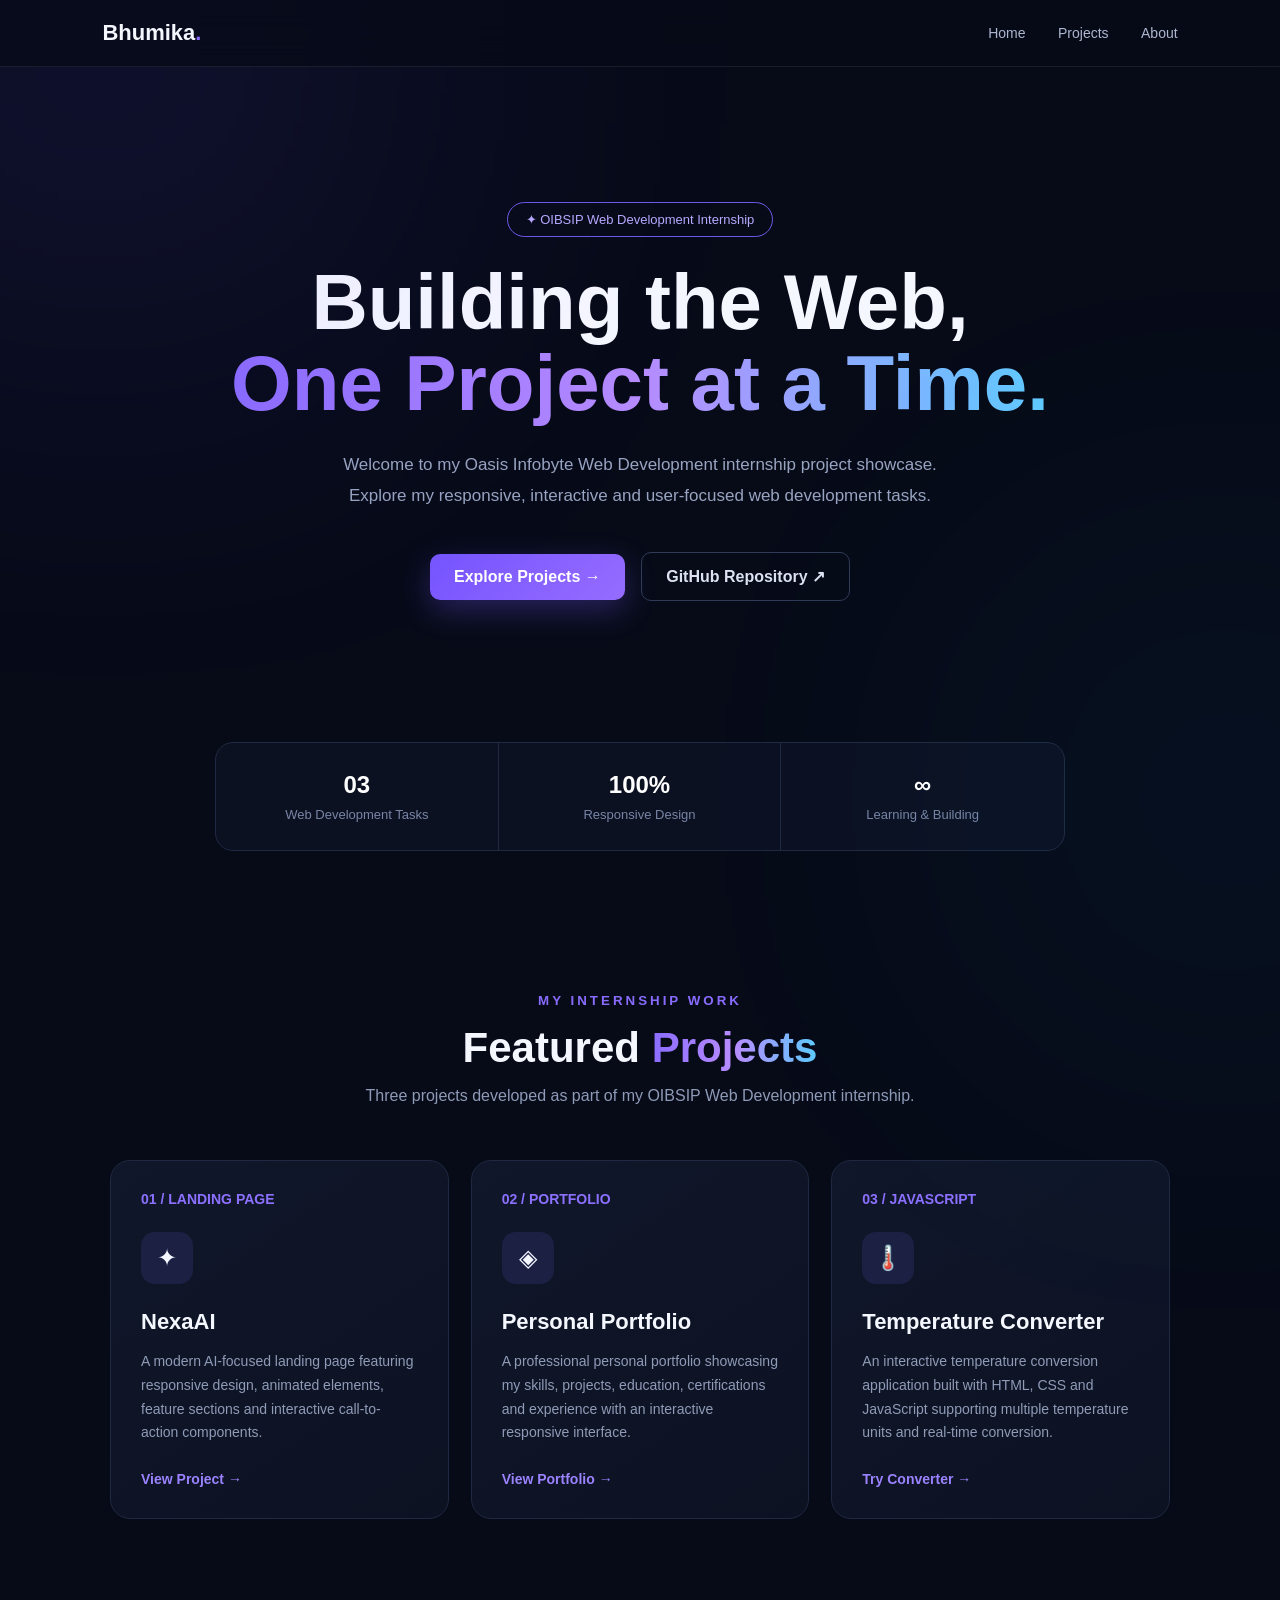
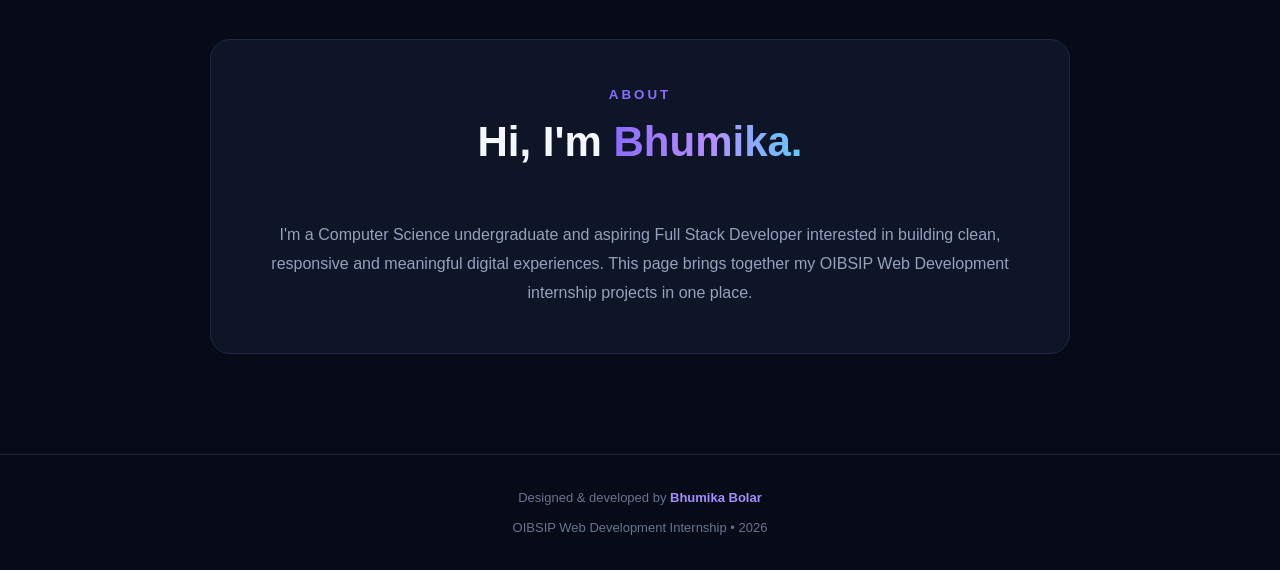
<file: index.html>
<!DOCTYPE html>
<html lang="en">
<head>
    <meta charset="UTF-8">
    <meta name="viewport" content="width=device-width, initial-scale=1.0">

    <title>Bhumika | OIBSIP Web Development Projects</title>

    <style>
        * {
            margin: 0;
            padding: 0;
            box-sizing: border-box;
        }

        html {
            scroll-behavior: smooth;
        }

        body {
            font-family: Arial, Helvetica, sans-serif;
            background: #070b18;
            color: #f5f7ff;
            min-height: 100vh;
        }

        /* Background glow */
        body::before {
            content: "";
            position: fixed;
            width: 500px;
            height: 500px;
            background: #6c4cff;
            filter: blur(180px);
            opacity: 0.15;
            top: -200px;
            left: -150px;
            pointer-events: none;
        }

        body::after {
            content: "";
            position: fixed;
            width: 400px;
            height: 400px;
            background: #00b7ff;
            filter: blur(180px);
            opacity: 0.08;
            right: -150px;
            bottom: -100px;
            pointer-events: none;
        }

        /* Navbar */
        nav {
            position: sticky;
            top: 0;
            z-index: 100;
            display: flex;
            justify-content: space-between;
            align-items: center;
            padding: 20px 8%;
            background: rgba(7, 11, 24, 0.8);
            backdrop-filter: blur(15px);
            border-bottom: 1px solid rgba(255,255,255,0.08);
        }

        .logo {
            font-size: 22px;
            font-weight: 800;
        }

        .logo span {
            color: #8b6cff;
        }

        nav a {
            color: #aeb7d0;
            text-decoration: none;
            margin-left: 28px;
            font-size: 14px;
            transition: 0.3s;
        }

        nav a:hover {
            color: white;
        }

        /* Hero */
        .hero {
            min-height: 75vh;
            display: flex;
            align-items: center;
            justify-content: center;
            text-align: center;
            padding: 80px 20px;
        }

        .hero-content {
            max-width: 850px;
        }

        .badge {
            display: inline-block;
            padding: 9px 18px;
            border: 1px solid #6f58e8;
            border-radius: 50px;
            color: #b8aaff;
            font-size: 13px;
            margin-bottom: 25px;
            animation: float 3s ease-in-out infinite;
        }

        .hero h1 {
            font-size: clamp(42px, 7vw, 78px);
            line-height: 1.05;
            margin-bottom: 25px;
        }

        .gradient {
            background: linear-gradient(90deg, #8b6cff, #b78cff, #5ecbff);
            -webkit-background-clip: text;
            color: transparent;
        }

        .hero p {
            max-width: 650px;
            margin: auto;
            color: #98a4c1;
            line-height: 1.8;
            font-size: 17px;
        }

        .hero-buttons {
            margin-top: 35px;
        }

        .btn {
            display: inline-block;
            padding: 14px 24px;
            border-radius: 10px;
            text-decoration: none;
            font-weight: bold;
            margin: 6px;
            transition: 0.3s;
        }

        .primary {
            background: linear-gradient(135deg, #7655ff, #966cff);
            color: white;
            box-shadow: 0 10px 30px rgba(118,85,255,0.3);
        }

        .secondary {
            border: 1px solid #313b58;
            color: #dce2f2;
        }

        .btn:hover {
            transform: translateY(-4px);
        }

        /* Stats */
        .stats {
            display: grid;
            grid-template-columns: repeat(3, 1fr);
            max-width: 850px;
            margin: 0 auto 100px;
            border: 1px solid #202941;
            border-radius: 18px;
            background: rgba(15, 21, 39, 0.7);
        }

        .stat {
            padding: 28px;
            text-align: center;
            border-right: 1px solid #202941;
        }

        .stat:last-child {
            border-right: none;
        }

        .stat h2 {
            color: white;
            margin-bottom: 8px;
        }

        .stat p {
            color: #7885a5;
            font-size: 13px;
        }

        /* Projects */
        .projects {
            max-width: 1100px;
            margin: auto;
            padding: 40px 20px 100px;
        }

        .section-heading {
            text-align: center;
            margin-bottom: 55px;
        }

        .section-heading small {
            color: #896cff;
            font-weight: bold;
            letter-spacing: 3px;
        }

        .section-heading h2 {
            font-size: 42px;
            margin: 15px 0;
        }

        .section-heading p {
            color: #8e9ab7;
        }

        .project-grid {
            display: grid;
            grid-template-columns: repeat(3, 1fr);
            gap: 22px;
        }

        .card {
            position: relative;
            padding: 30px;
            min-height: 330px;
            border: 1px solid #202941;
            border-radius: 20px;
            background: linear-gradient(145deg, #10172a, #0c1222);
            transition: 0.4s;
            overflow: hidden;
        }

        .card::before {
            content: "";
            position: absolute;
            width: 120px;
            height: 120px;
            background: #7655ff;
            filter: blur(70px);
            opacity: 0;
            right: -30px;
            top: -30px;
            transition: 0.4s;
        }

        .card:hover {
            transform: translateY(-10px);
            border-color: #7655ff;
            box-shadow: 0 20px 50px rgba(0,0,0,0.35);
        }

        .card:hover::before {
            opacity: 0.25;
        }

        .number {
            color: #8c70ff;
            font-size: 14px;
            font-weight: bold;
            margin-bottom: 25px;
        }

        .icon {
            width: 52px;
            height: 52px;
            display: grid;
            place-items: center;
            border-radius: 14px;
            background: #1c2144;
            font-size: 24px;
            margin-bottom: 25px;
        }

        .card h3 {
            font-size: 22px;
            margin-bottom: 15px;
        }

        .card p {
            color: #8f9bb7;
            line-height: 1.7;
            font-size: 14px;
            margin-bottom: 25px;
        }

        .card-link {
            color: #9b82ff;
            text-decoration: none;
            font-weight: bold;
            font-size: 14px;
        }

        .card-link:hover {
            color: white;
        }

        /* About */
        .about {
            max-width: 900px;
            margin: 0 auto;
            text-align: center;
            padding: 20px 20px 100px;
        }

        .about-box {
            padding: 45px;
            border-radius: 20px;
            background: #0e1527;
            border: 1px solid #202941;
        }

        .about-box p {
            color: #95a1bd;
            line-height: 1.8;
        }

        /* Footer */
        footer {
            border-top: 1px solid #1c2438;
            padding: 35px 20px;
            text-align: center;
            color: #68748f;
            font-size: 13px;
        }

        footer strong {
            color: #a38dff;
        }

        /* Animation */
        @keyframes float {
            0%, 100% {
                transform: translateY(0);
            }
            50% {
                transform: translateY(-7px);
            }
        }

        /* Responsive */
        @media (max-width: 800px) {

            nav {
                padding: 18px 5%;
            }

            nav div:last-child {
                display: none;
            }

            .hero {
                min-height: 70vh;
            }

            .hero h1 {
                font-size: 45px;
            }

            .stats {
                grid-template-columns: 1fr;
                margin-left: 20px;
                margin-right: 20px;
            }

            .stat {
                border-right: none;
                border-bottom: 1px solid #202941;
            }

            .stat:last-child {
                border-bottom: none;
            }

            .project-grid {
                grid-template-columns: 1fr;
            }

            .section-heading h2 {
                font-size: 32px;
            }

            .about-box {
                padding: 30px 20px;
            }
        }
    </style>
</head>

<body>

    <!-- Navigation -->
    <nav>
        <div class="logo">Bhumika<span>.</span></div>

        <div>
            <a href="#home">Home</a>
            <a href="#projects">Projects</a>
            <a href="#about">About</a>
        </div>
    </nav>


    <!-- Hero -->
    <section class="hero" id="home">
        <div class="hero-content">

            <div class="badge">
                ✦ OIBSIP Web Development Internship
            </div>

            <h1>
                Building the Web,<br>
                <span class="gradient">One Project at a Time.</span>
            </h1>

            <p>
                Welcome to my Oasis Infobyte Web Development internship
                project showcase. Explore my responsive, interactive and
                user-focused web development tasks.
            </p>

            <div class="hero-buttons">
                <a href="#projects" class="btn primary">
                    Explore Projects →
                </a>

                <a href="https://github.com/Bhumikabolar/OIBSIP"
                   target="_blank"
                   class="btn secondary">
                    GitHub Repository ↗
                </a>
            </div>

        </div>
    </section>


    <!-- Stats -->
    <section class="stats">

        <div class="stat">
            <h2>03</h2>
            <p>Web Development Tasks</p>
        </div>

        <div class="stat">
            <h2>100%</h2>
            <p>Responsive Design</p>
        </div>

        <div class="stat">
            <h2>∞</h2>
            <p>Learning & Building</p>
        </div>

    </section>


    <!-- Projects -->
    <section class="projects" id="projects">

        <div class="section-heading">
            <small>MY INTERNSHIP WORK</small>

            <h2>
                Featured <span class="gradient">Projects</span>
            </h2>

            <p>
                Three projects developed as part of my OIBSIP Web Development
                internship.
            </p>
        </div>


        <div class="project-grid">

            <!-- Task 1 -->
            <div class="card">

                <div class="number">01 / LANDING PAGE</div>

                <div class="icon">✦</div>

                <h3>NexaAI</h3>

                <p>
                    A modern AI-focused landing page featuring responsive
                    design, animated elements, feature sections and
                    interactive call-to-action components.
                </p>

                <a
                    href="Web%20Development-Level%201-Landing%20Page/Task-1-Landing-Page/"
                    class="card-link">
                    View Project →
                </a>

            </div>


            <!-- Task 2 -->
            <div class="card">

                <div class="number">02 / PORTFOLIO</div>

                <div class="icon">◈</div>

                <h3>Personal Portfolio</h3>

                <p>
                    A professional personal portfolio showcasing my skills,
                    projects, education, certifications and experience with
                    an interactive responsive interface.
                </p>

                <a
                    href="Web%20Development-Level%201-Landing%20Page/Task-2-Personal-Portfolio/"
                    class="card-link">
                    View Portfolio →
                </a>

            </div>


            <!-- Task 3 -->
            <div class="card">

                <div class="number">03 / JAVASCRIPT</div>

                <div class="icon">🌡️</div>

                <h3>Temperature Converter</h3>

                <p>
                    An interactive temperature conversion application built
                    with HTML, CSS and JavaScript supporting multiple
                    temperature units and real-time conversion.
                </p>

                <a
                    href="Web%20Development-Level%201-Landing%20Page/Task-3-Temperature-Converter/"
                    class="card-link">
                    Try Converter →
                </a>

            </div>

        </div>

    </section>


    <!-- About -->
    <section class="about" id="about">

        <div class="about-box">

            <div class="section-heading">
                <small>ABOUT</small>

                <h2>
                    Hi, I'm <span class="gradient">Bhumika.</span>
                </h2>
            </div>

            <p>
                I'm a Computer Science undergraduate and aspiring Full Stack
                Developer interested in building clean, responsive and
                meaningful digital experiences. This page brings together
                my OIBSIP Web Development internship projects in one place.
            </p>

        </div>

    </section>


    <!-- Footer -->
    <footer>
        Designed & developed by <strong>Bhumika Bolar</strong>
        <br><br>
        OIBSIP Web Development Internship • 2026
    </footer>

</body>
</html>
</file>
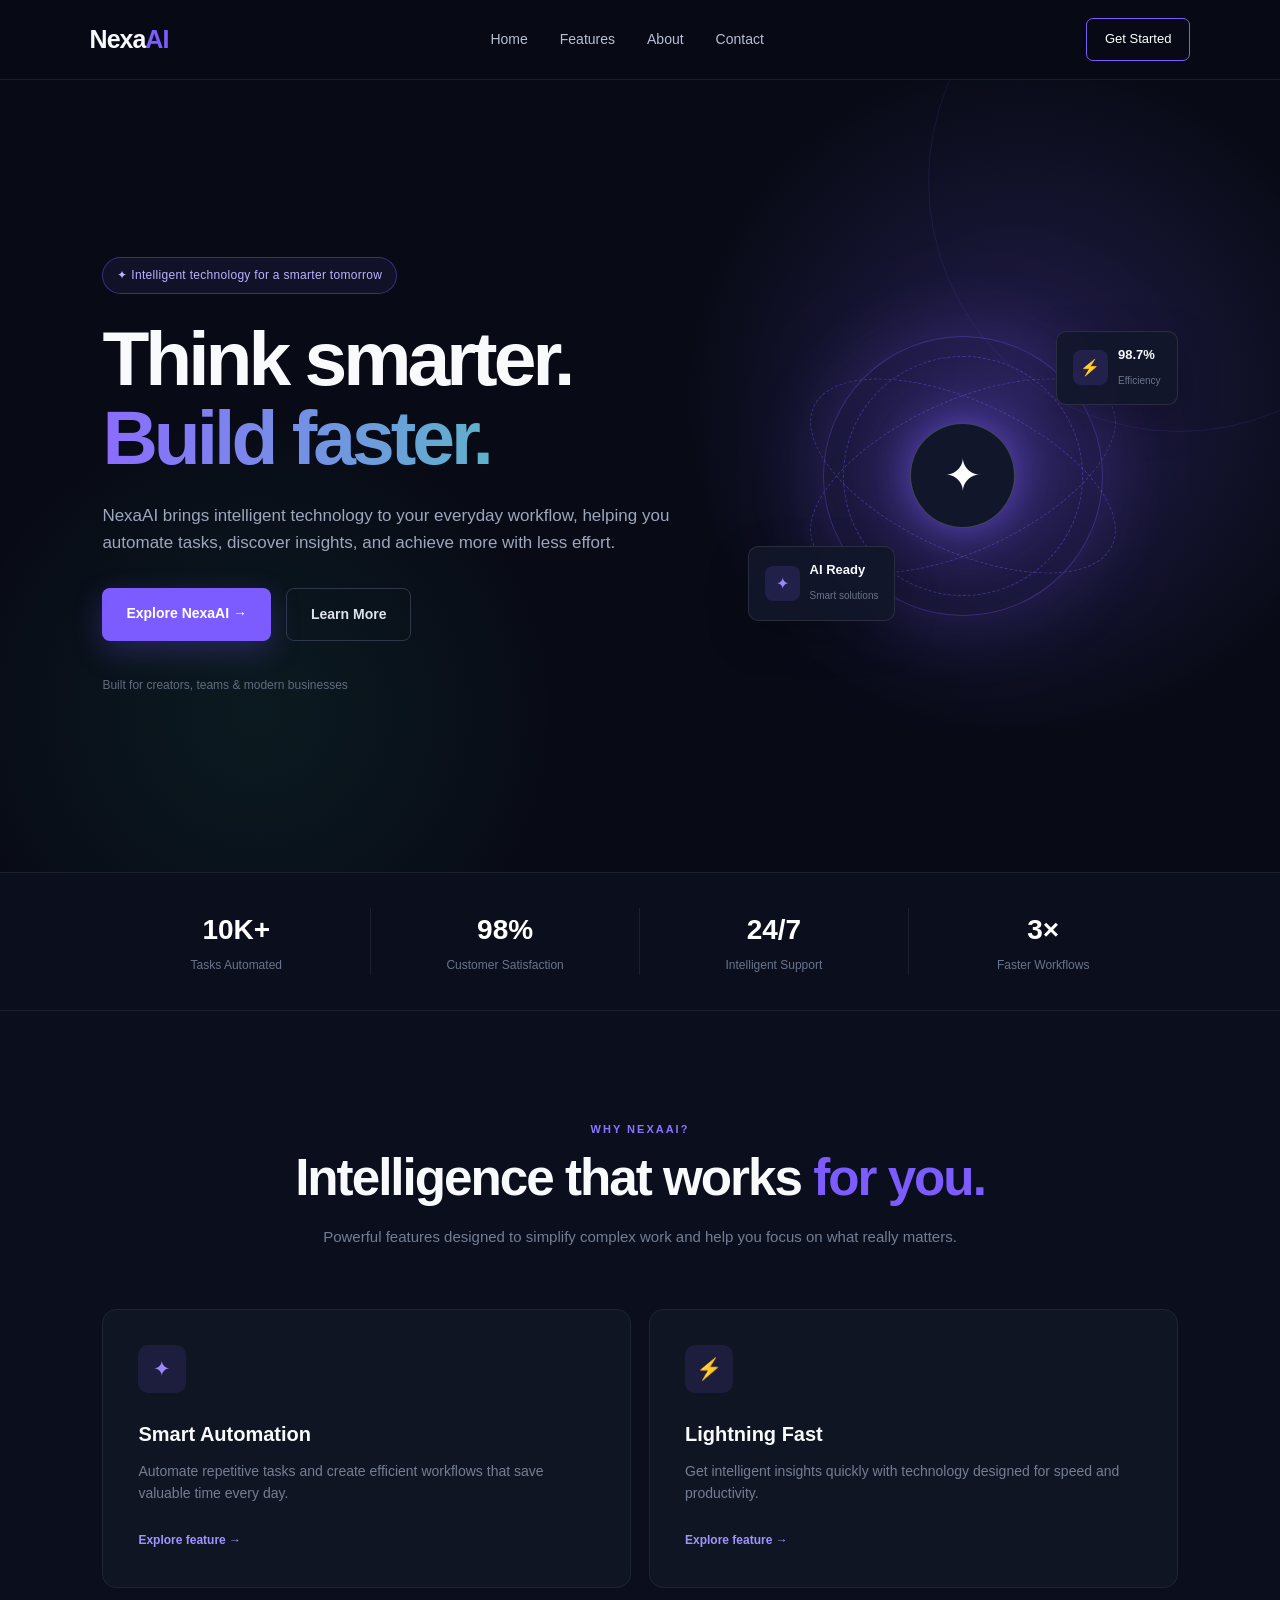
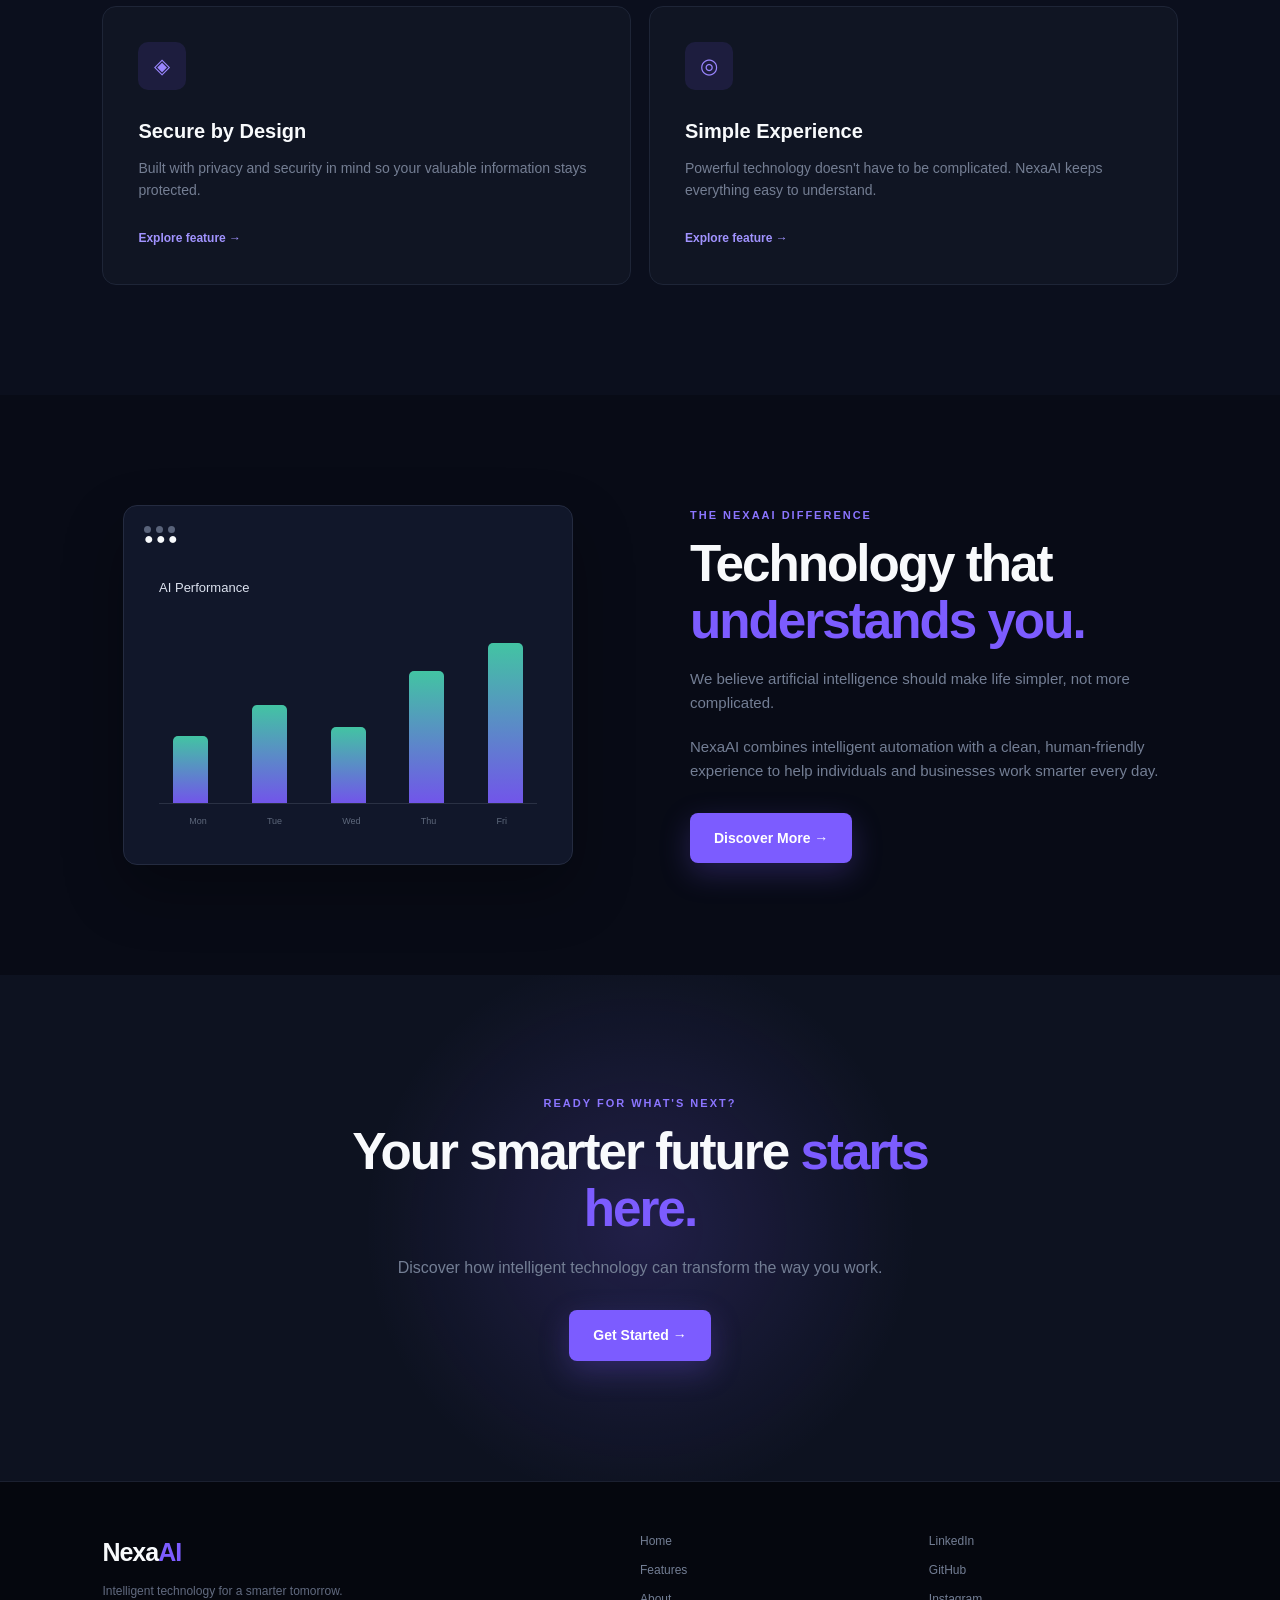
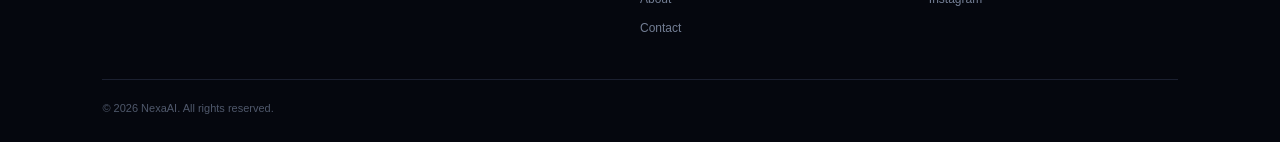
<file: Web Development-Level 1-Landing Page/Task-1-Landing-Page/index.html>
<!DOCTYPE html>
<html lang="en">

<head>
    <meta charset="UTF-8">
    <meta name="viewport" content="width=device-width, initial-scale=1.0">

    <title>NexaAI | Intelligent Technology</title>

    <link rel="stylesheet" href="style.css">
</head>

<body>

    <!-- ================= NAVIGATION ================= -->

    <nav class="navbar">

        <a href="#home" class="logo">
            Nexa<span>AI</span>
        </a>

        <div class="nav-links">
            <a href="#home">Home</a>
            <a href="#features">Features</a>
            <a href="#about">About</a>
            <a href="#contact">Contact</a>
        </div>

        <a href="#contact" class="nav-button">
            Get Started
        </a>

    </nav>


    <!-- ================= HERO SECTION ================= -->

    <section class="hero" id="home">

        <div class="hero-content">

            <div class="hero-badge">
                ✦ Intelligent technology for a smarter tomorrow
            </div>

            <h1>
                Think smarter.
                <span>Build faster.</span>
            </h1>

            <p>
                NexaAI brings intelligent technology to your everyday
                workflow, helping you automate tasks, discover insights,
                and achieve more with less effort.
            </p>

            <div class="hero-buttons">

                <a href="#features" class="primary-button">
                    Explore NexaAI →
                </a>

                <a href="#about" class="secondary-button">
                    Learn More
                </a>

            </div>

            <div class="trust-text">
                Built for creators, teams & modern businesses
            </div>

        </div>


        <!-- AI VISUAL -->

        <div class="ai-visual">

            <div class="glow"></div>

            <div class="ai-circle">

                <div class="ai-core">
                    ✦
                </div>

                <div class="orbit orbit-one"></div>
                <div class="orbit orbit-two"></div>
                <div class="orbit orbit-three"></div>

            </div>

            <div class="floating-card card-one">
                <span>⚡</span>
                <div>
                    <strong>98.7%</strong>
                    <small>Efficiency</small>
                </div>
            </div>

            <div class="floating-card card-two">
                <span>✦</span>
                <div>
                    <strong>AI Ready</strong>
                    <small>Smart solutions</small>
                </div>
            </div>

        </div>

    </section>


    <!-- ================= STATS ================= -->

    <section class="stats">

        <div class="stat">
            <h3>10K+</h3>
            <p>Tasks Automated</p>
        </div>

        <div class="stat">
            <h3>98%</h3>
            <p>Customer Satisfaction</p>
        </div>

        <div class="stat">
            <h3>24/7</h3>
            <p>Intelligent Support</p>
        </div>

        <div class="stat">
            <h3>3×</h3>
            <p>Faster Workflows</p>
        </div>

    </section>


    <!-- ================= FEATURES ================= -->

    <section class="features" id="features">

        <div class="section-heading">

            <p class="eyebrow">WHY NEXAAI?</p>

            <h2>
                Intelligence that works
                <span>for you.</span>
            </h2>

            <p>
                Powerful features designed to simplify complex work
                and help you focus on what really matters.
            </p>

        </div>


        <div class="feature-grid">

            <article class="feature-card featured-card">

                <div class="feature-icon">✦</div>

                <h3>Smart Automation</h3>

                <p>
                    Automate repetitive tasks and create efficient
                    workflows that save valuable time every day.
                </p>

                <a href="#contact">
                    Explore feature →
                </a>

            </article>


            <article class="feature-card">

                <div class="feature-icon">⚡</div>

                <h3>Lightning Fast</h3>

                <p>
                    Get intelligent insights quickly with technology
                    designed for speed and productivity.
                </p>

                <a href="#contact">
                    Explore feature →
                </a>

            </article>


            <article class="feature-card">

                <div class="feature-icon">◈</div>

                <h3>Secure by Design</h3>

                <p>
                    Built with privacy and security in mind so your
                    valuable information stays protected.
                </p>

                <a href="#contact">
                    Explore feature →
                </a>

            </article>


            <article class="feature-card">

                <div class="feature-icon">◎</div>

                <h3>Simple Experience</h3>

                <p>
                    Powerful technology doesn't have to be complicated.
                    NexaAI keeps everything easy to understand.
                </p>

                <a href="#contact">
                    Explore feature →
                </a>

            </article>

        </div>

    </section>


    <!-- ================= ABOUT ================= -->

    <section class="about" id="about">

        <div class="about-visual">

            <div class="about-box">

                <div class="mini-top">
                    <span>●</span>
                    <span>●</span>
                    <span>●</span>
                </div>

                <div class="dashboard-content">

                    <div class="dashboard-title">
                        AI Performance
                    </div>

                    <div class="chart">

                        <div class="bar bar-one"></div>
                        <div class="bar bar-two"></div>
                        <div class="bar bar-three"></div>
                        <div class="bar bar-four"></div>
                        <div class="bar bar-five"></div>

                    </div>

                    <div class="chart-labels">
                        <span>Mon</span>
                        <span>Tue</span>
                        <span>Wed</span>
                        <span>Thu</span>
                        <span>Fri</span>
                    </div>

                </div>

            </div>

        </div>


        <div class="about-content">

            <p class="eyebrow">THE NEXAAI DIFFERENCE</p>

            <h2>
                Technology that
                <span>understands you.</span>
            </h2>

            <p>
                We believe artificial intelligence should make life
                simpler, not more complicated.
            </p>

            <p>
                NexaAI combines intelligent automation with a clean,
                human-friendly experience to help individuals and
                businesses work smarter every day.
            </p>

            <a href="#contact" class="primary-button">
                Discover More →
            </a>

        </div>

    </section>


    <!-- ================= CTA ================= -->

    <section class="contact-section" id="contact">

        <div class="cta-content">

            <p class="eyebrow">READY FOR WHAT'S NEXT?</p>

            <h2>
                Your smarter future
                <span>starts here.</span>
            </h2>

            <p>
                Discover how intelligent technology can transform
                the way you work.
            </p>

            <a href="mailto:hello@nexaai.com" class="primary-button">
                Get Started →
            </a>

        </div>

    </section>


    <!-- ================= FOOTER ================= -->

    <footer>

        <div class="footer-brand">

            <a href="#home" class="logo">
                Nexa<span>AI</span>
            </a>

            <p>
                Intelligent technology for a smarter tomorrow.
            </p>

        </div>


        <div class="footer-links">

            <a href="#home">Home</a>
            <a href="#features">Features</a>
            <a href="#about">About</a>
            <a href="#contact">Contact</a>

        </div>


        <div class="social-links">

    <a href="https://www.linkedin.com/" target="_blank">LinkedIn</a>
    <a href="https://github.com/" target="_blank">GitHub</a>
    <a href="https://www.instagram.com/" target="_blank">Instagram</a>

</div>

        <div class="copyright">
            © 2026 NexaAI. All rights reserved.
        </div>

    </footer>

</body>

</html>
</file>
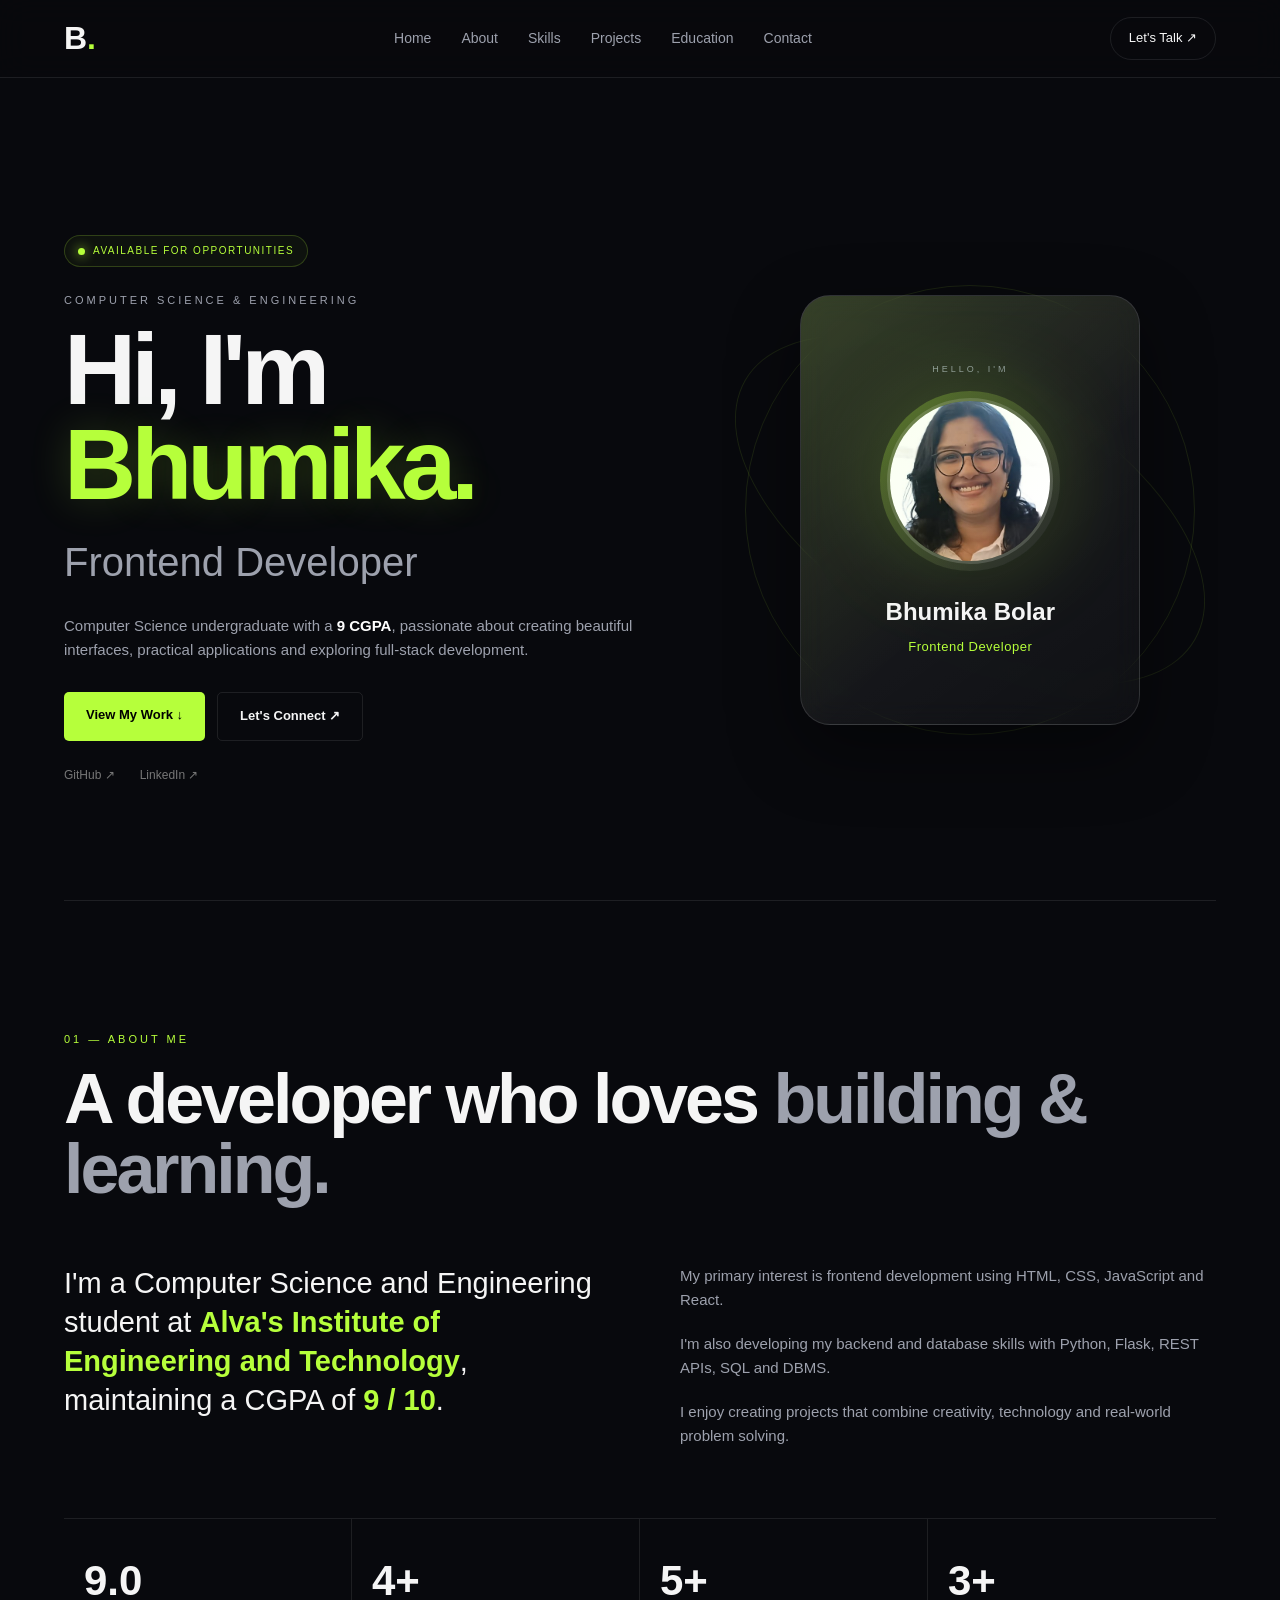
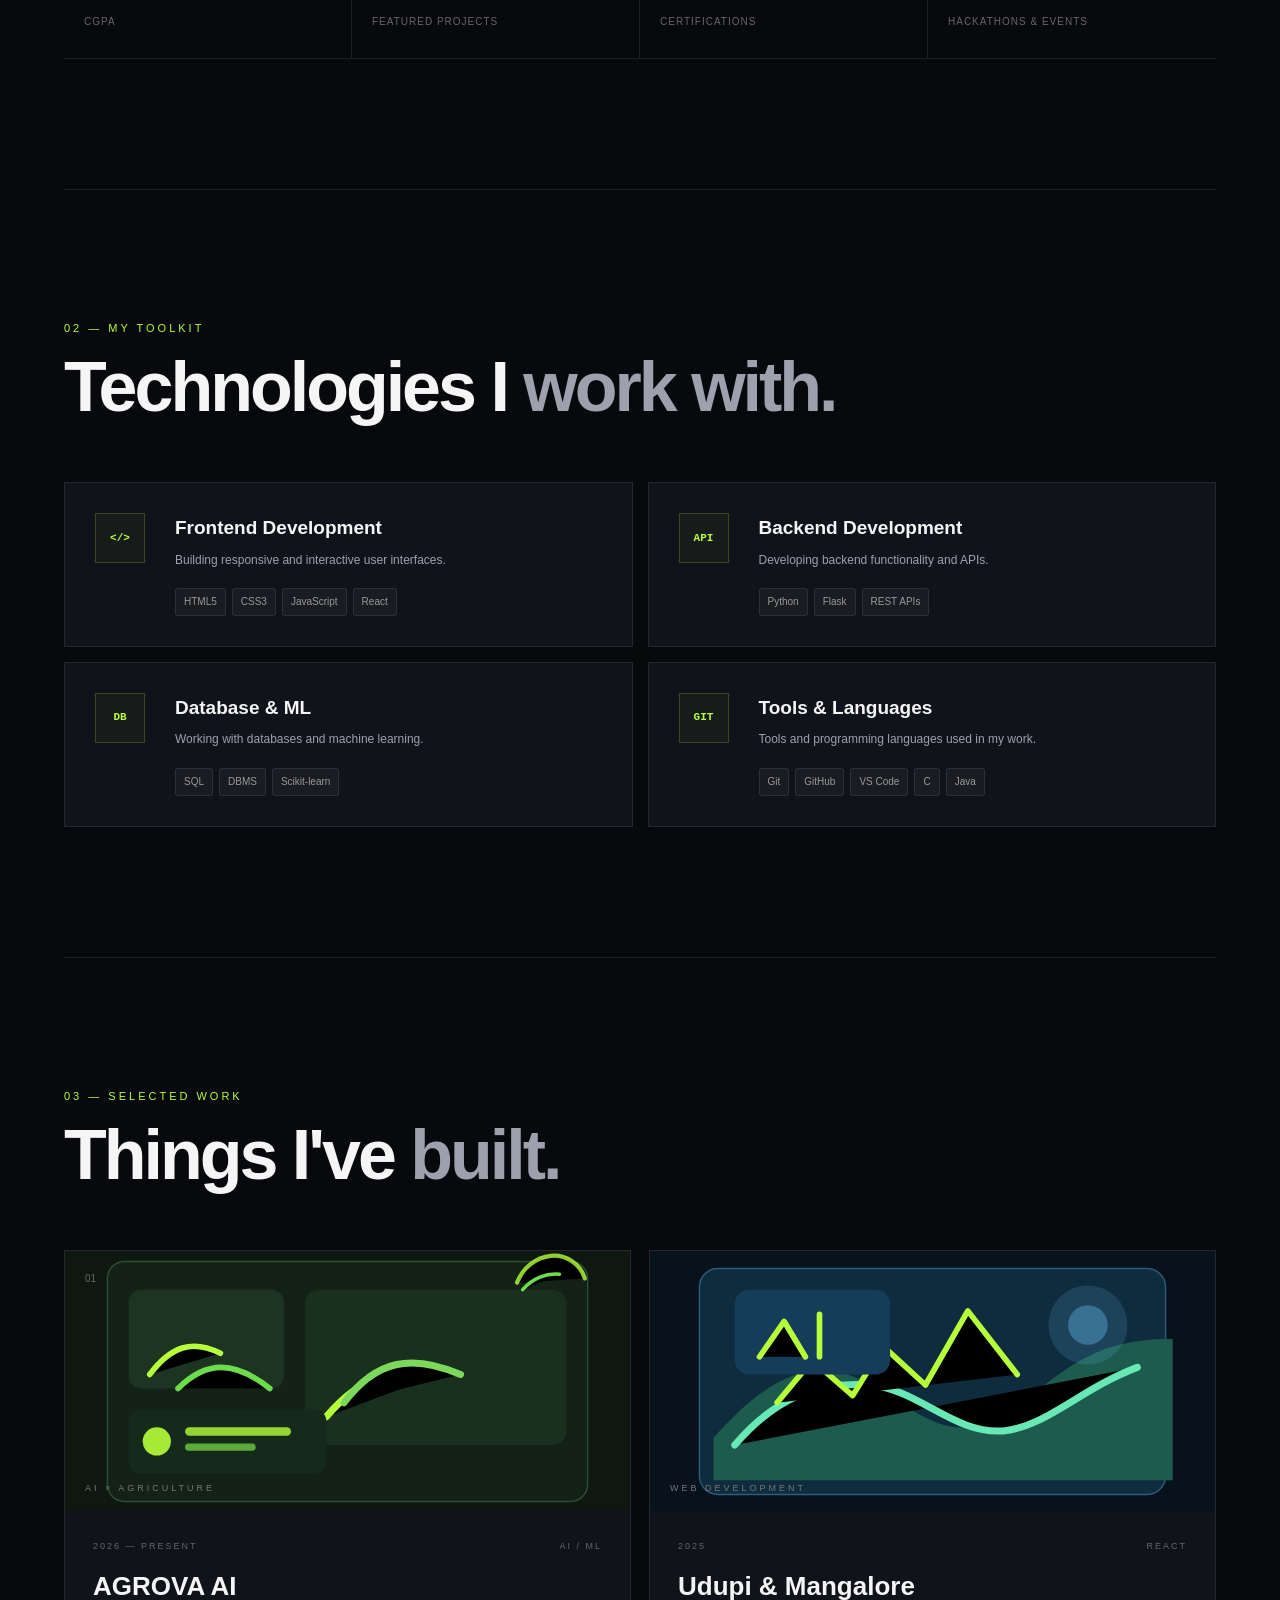
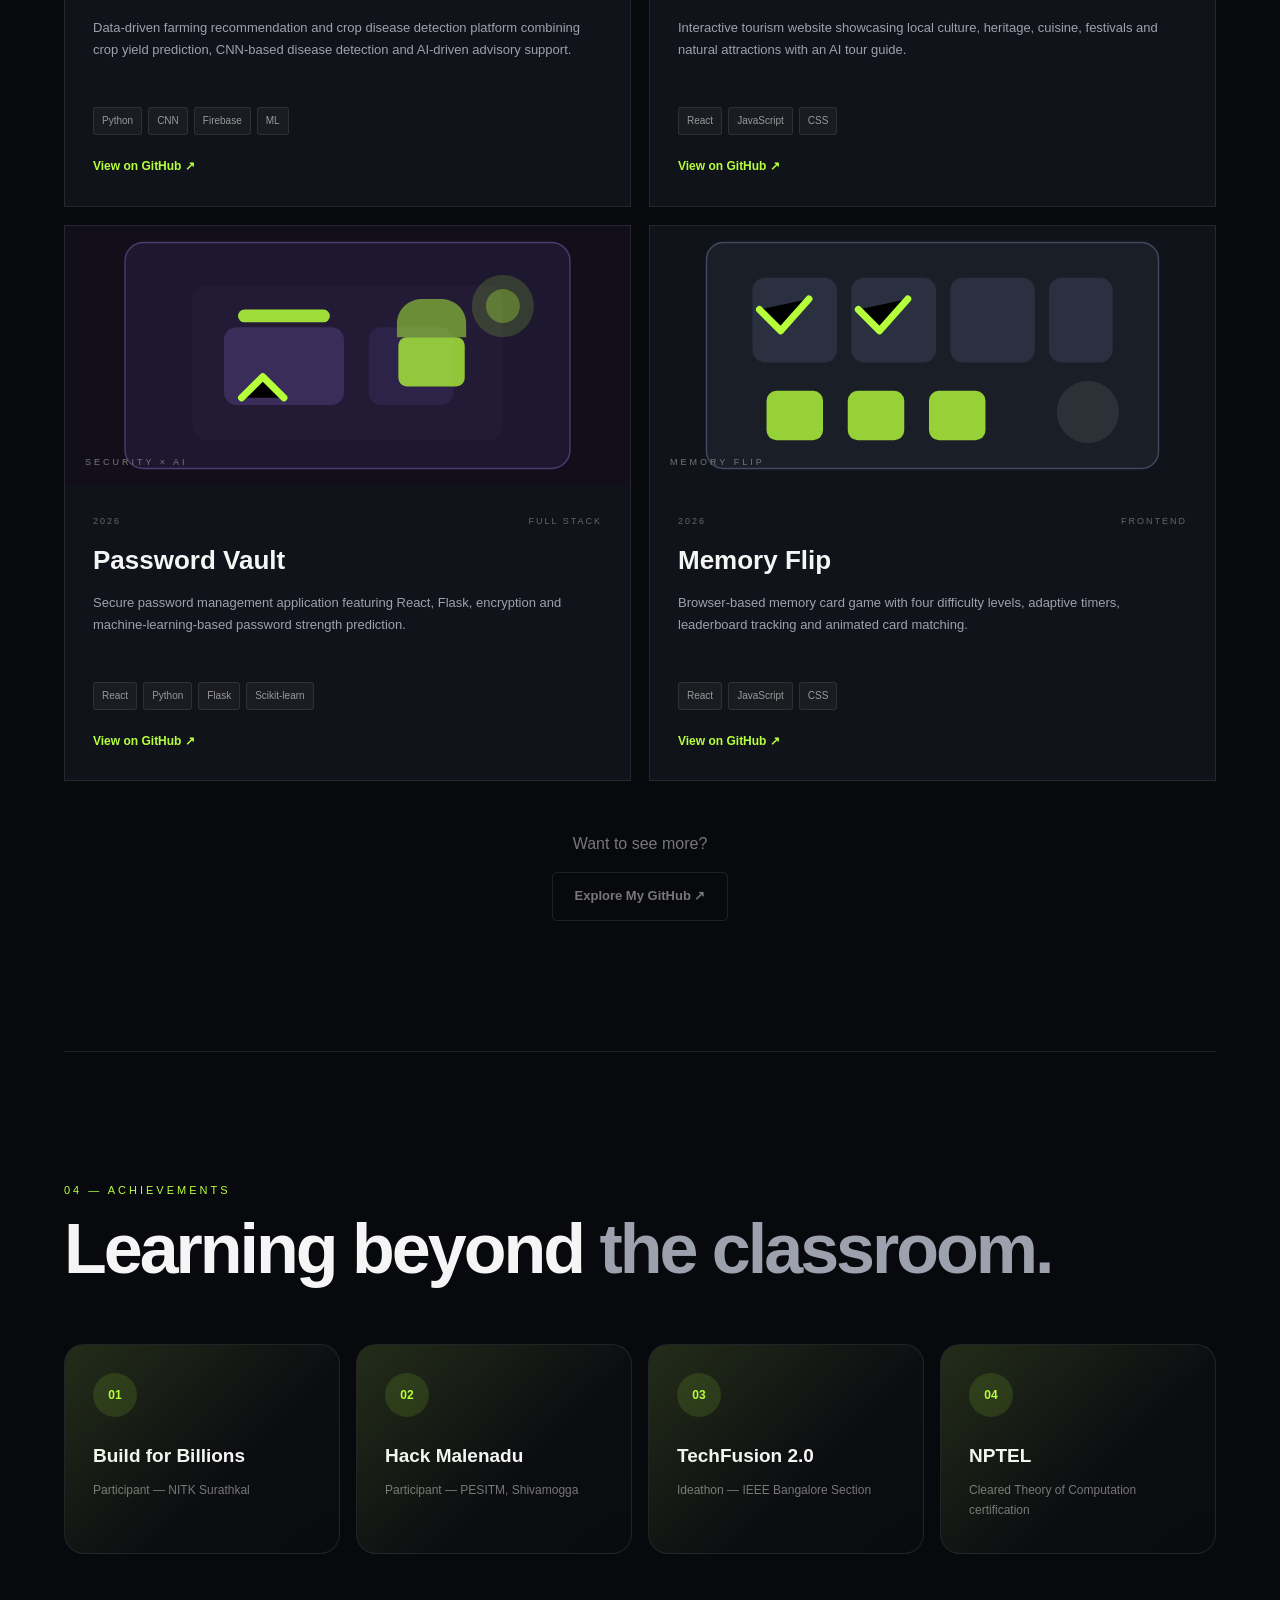
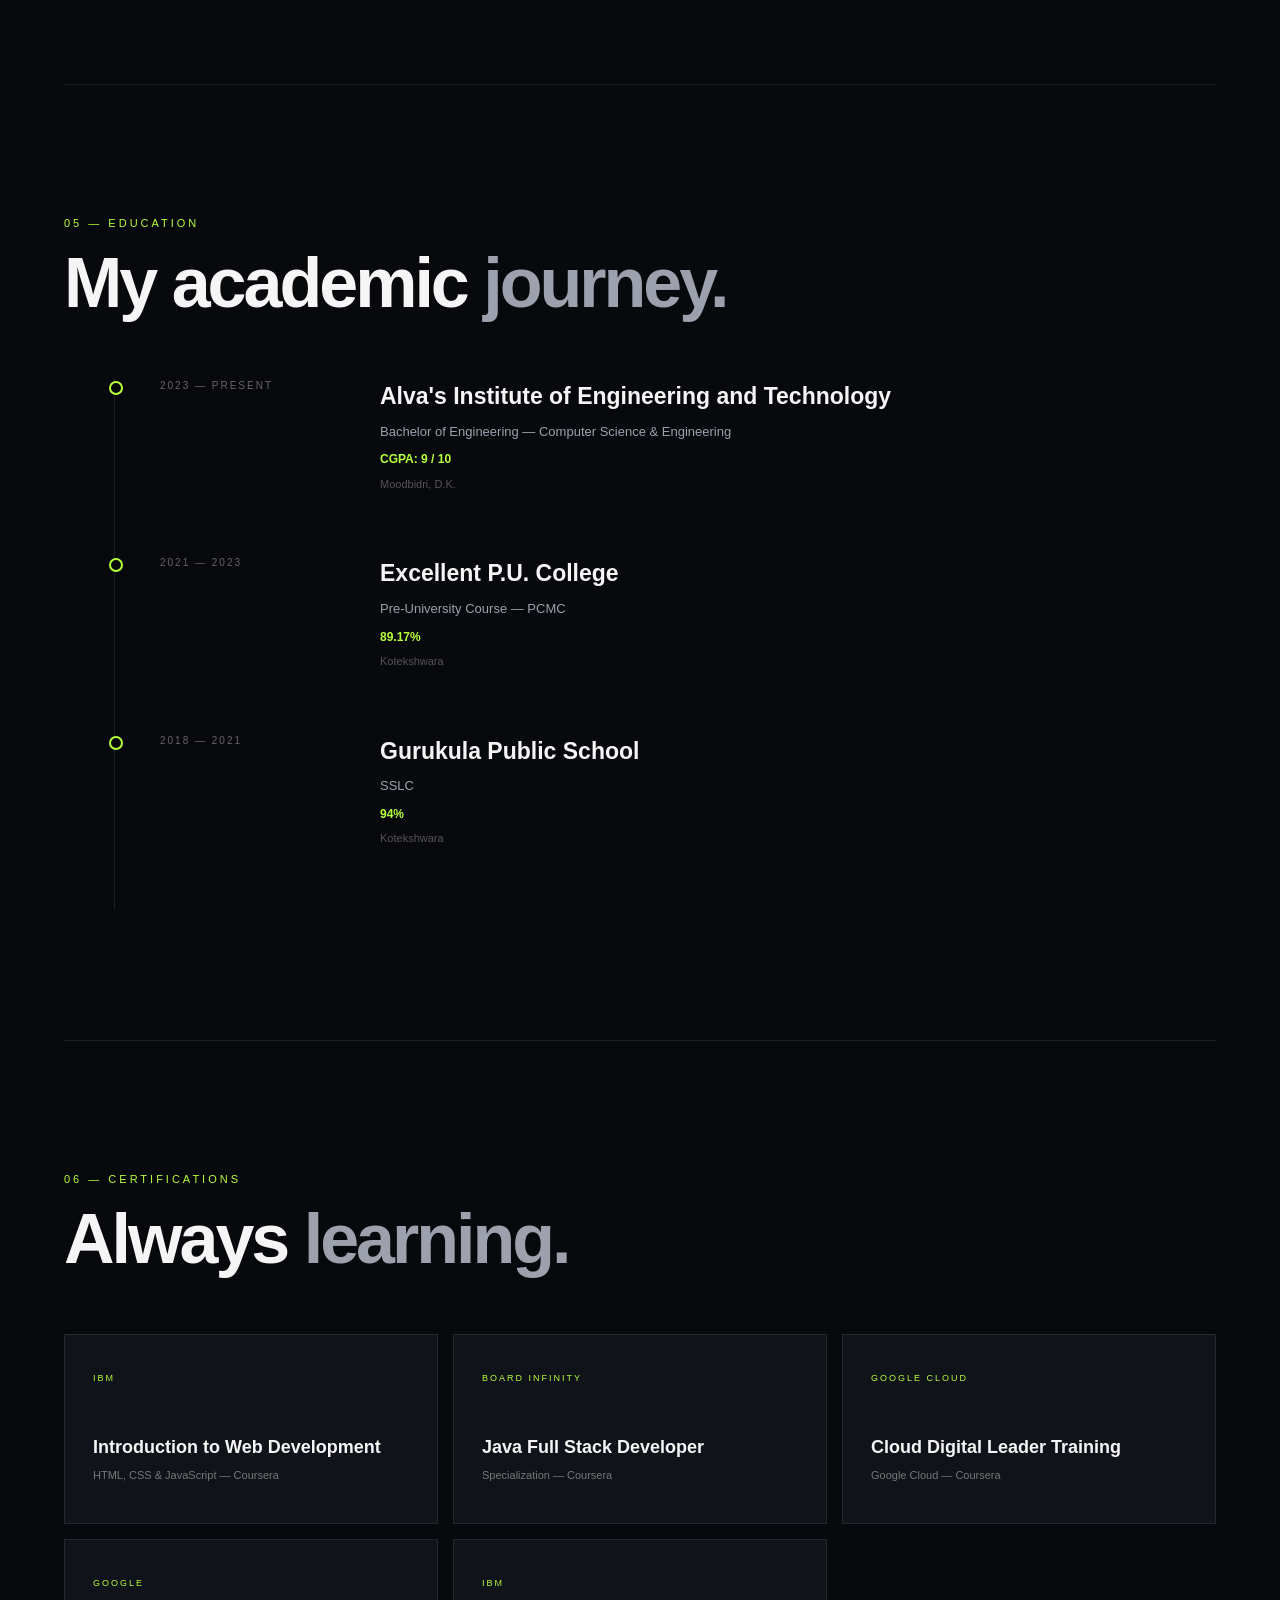
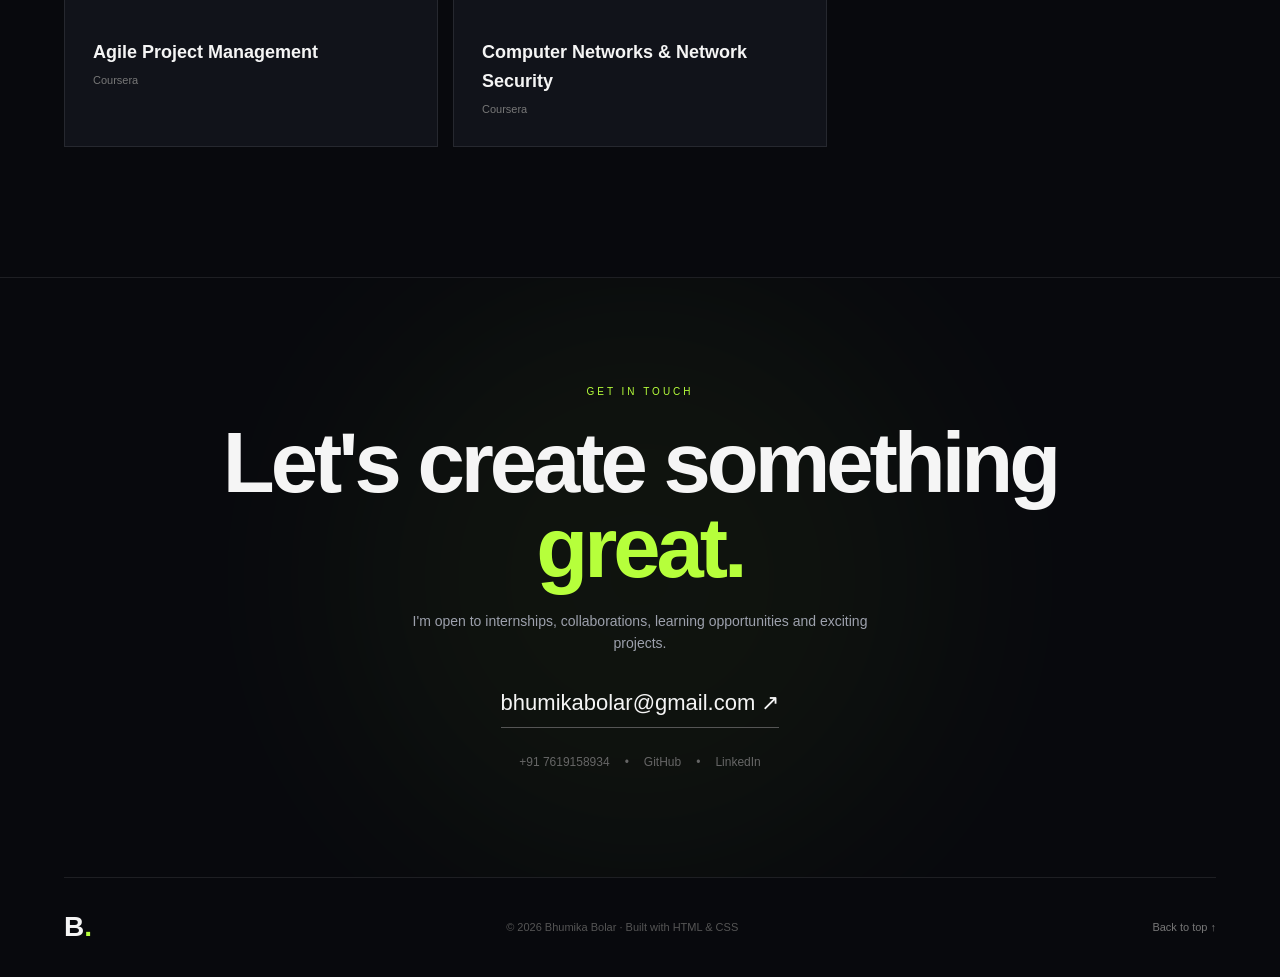
<file: Web Development-Level 1-Landing Page/Task-2-Personal-Portfolio/index.html>
<!DOCTYPE html>
<html lang="en">

<head>
    <meta charset="UTF-8">
    <meta name="viewport" content="width=device-width, initial-scale=1.0">

    <title>Bhumika Bolar | Frontend Developer</title>

    <meta name="description"
        content="Bhumika Bolar - Frontend Developer and Aspiring Full Stack Developer">

    <link rel="stylesheet" href="style.css">
</head>

<body>

    <!-- NAVIGATION -->
    <header class="navbar">

        <a href="#home" class="logo">B<span>.</span></a>

        <nav>
            <a href="#home">Home</a>
            <a href="#about">About</a>
            <a href="#skills">Skills</a>
            <a href="#projects">Projects</a>
            <a href="#education">Education</a>
            <a href="#contact">Contact</a>
        </nav>

        <a href="#contact" class="nav-button">Let's Talk ↗</a>

    </header>


    <!-- HERO -->
    <section class="hero" id="home">

        <div class="hero-content">

            <div class="availability">
                <span></span>
                AVAILABLE FOR OPPORTUNITIES
            </div>

            <p class="small-title">COMPUTER SCIENCE & ENGINEERING</p>

            <h1>
                Hi, I'm
                <span>Bhumika.</span>
            </h1>

            <h2>Frontend Developer</h2>

            <p class="hero-text">
                Computer Science undergraduate with a
                <strong>9 CGPA</strong>, passionate about creating
                beautiful interfaces, practical applications and
                exploring full-stack development.
            </p>

            <div class="buttons">

                <a href="#projects" class="button primary">
                    View My Work ↓
                </a>

                <a href="#contact" class="button secondary">
                    Let's Connect ↗
                </a>

            </div>

            <div class="social-links">

                <a href="https://github.com/Bhumikabolar" target="_blank">
                    GitHub ↗
                </a>

                <a href="https://linkedin.com/in/Bhumikarbolar" target="_blank">
                    LinkedIn ↗
                </a>

            </div>

        </div>


        <!-- HERO CARD -->
        <div class="hero-card-container">

            <div class="circle circle-one"></div>
            <div class="circle circle-two"></div>

            <div class="hero-card">

                <p>HELLO, I'M</p>

                <div class="avatar">
                    <img src="assets/bhumika.jpg" alt="Bhumika Bolar portrait">
                </div>

                <h3>Bhumika Bolar</h3>

                <h4>Frontend Developer</h4>

            </div>

        </div>

    </section>


    <!-- ABOUT -->
    <section class="section" id="about">

        <div class="section-title">

            <p>01 — ABOUT ME</p>

            <h2>
                A developer who loves
                <span>building & learning.</span>
            </h2>

        </div>

        <div class="about-grid">

            <div>

                <p class="about-big">
                    I'm a Computer Science and Engineering student
                    at <strong>Alva's Institute of Engineering and
                    Technology</strong>, maintaining a CGPA of
                    <strong>9 / 10</strong>.
                </p>

            </div>

            <div class="about-text">

                <p>
                    My primary interest is frontend development using
                    HTML, CSS, JavaScript and React.
                </p>

                <p>
                    I'm also developing my backend and database skills
                    with Python, Flask, REST APIs, SQL and DBMS.
                </p>

                <p>
                    I enjoy creating projects that combine creativity,
                    technology and real-world problem solving.
                </p>

            </div>

        </div>


        <div class="stats">

            <div>
                <strong>9.0</strong>
                <p>CGPA</p>
            </div>

            <div>
                <strong>4+</strong>
                <p>Featured Projects</p>
            </div>

            <div>
                <strong>5+</strong>
                <p>Certifications</p>
            </div>

            <div>
                <strong>3+</strong>
                <p>Hackathons & Events</p>
            </div>

        </div>

    </section>


    <!-- SKILLS -->
    <section class="section" id="skills">

        <div class="section-title">

            <p>02 — MY TOOLKIT</p>

            <h2>
                Technologies I
                <span>work with.</span>
            </h2>

        </div>


        <div class="skills-grid">

            <div class="skill-card">

                <div class="skill-icon">&lt;/&gt;</div>

                <div>
                    <h3>Frontend Development</h3>

                    <p>
                        Building responsive and interactive
                        user interfaces.
                    </p>

                    <div class="tags">
                        <span>HTML5</span>
                        <span>CSS3</span>
                        <span>JavaScript</span>
                        <span>React</span>
                    </div>
                </div>

            </div>


            <div class="skill-card">

                <div class="skill-icon">API</div>

                <div>
                    <h3>Backend Development</h3>

                    <p>
                        Developing backend functionality and APIs.
                    </p>

                    <div class="tags">
                        <span>Python</span>
                        <span>Flask</span>
                        <span>REST APIs</span>
                    </div>
                </div>

            </div>


            <div class="skill-card">

                <div class="skill-icon">DB</div>

                <div>
                    <h3>Database & ML</h3>

                    <p>
                        Working with databases and machine learning.
                    </p>

                    <div class="tags">
                        <span>SQL</span>
                        <span>DBMS</span>
                        <span>Scikit-learn</span>
                    </div>
                </div>

            </div>


            <div class="skill-card">

                <div class="skill-icon">GIT</div>

                <div>
                    <h3>Tools & Languages</h3>

                    <p>
                        Tools and programming languages used in my work.
                    </p>

                    <div class="tags">
                        <span>Git</span>
                        <span>GitHub</span>
                        <span>VS Code</span>
                        <span>C</span>
                        <span>Java</span>
                    </div>
                </div>

            </div>

        </div>

    </section>


    <!-- PROJECTS -->
    <section class="section" id="projects">

        <div class="section-title">

            <p>03 — SELECTED WORK</p>

            <h2>
                Things I've
                <span>built.</span>
            </h2>

        </div>


        <div class="projects-grid">


            <!-- PROJECT 1 -->
            <article class="project-card">

                <div class="project-visual agrova">

                    <img src="assets/agrova-project.svg" alt="Agrova AI project preview">
                    <div class="project-number">01</div>
                    <p>AI × AGRICULTURE</p>

                </div>

                <div class="project-content">

                    <div class="project-meta">
                        <span>2026 — PRESENT</span>
                        <span>AI / ML</span>
                    </div>

                    <h3>AGROVA AI</h3>

                    <p>
                        Data-driven farming recommendation and crop
                        disease detection platform combining crop yield
                        prediction, CNN-based disease detection and
                        AI-driven advisory support.
                    </p>

                    <div class="tags">
                        <span>Python</span>
                        <span>CNN</span>
                        <span>Firebase</span>
                        <span>ML</span>
                    </div>

                    <a href="https://github.com/Bhumikabolar"
                       target="_blank"
                       class="project-link">
                        View on GitHub ↗
                    </a>

                </div>

            </article>


            <!-- PROJECT 2 -->
            <article class="project-card">

                <div class="project-visual tourism">

                    <img src="assets/tourism-project.svg" alt="Tourism website project preview">
                    <p>WEB DEVELOPMENT</p>

                </div>

                <div class="project-content">

                    <div class="project-meta">
                        <span>2025</span>
                        <span>REACT</span>
                    </div>

                    <h3>Udupi & Mangalore</h3>

                    <p>
                        Interactive tourism website showcasing local
                        culture, heritage, cuisine, festivals and
                        natural attractions with an AI tour guide.
                    </p>

                    <div class="tags">
                        <span>React</span>
                        <span>JavaScript</span>
                        <span>CSS</span>
                    </div>

                    <a href="https://github.com/Bhumikabolar"
                       target="_blank"
                       class="project-link">
                        View on GitHub ↗
                    </a>

                </div>

            </article>


            <!-- PROJECT 3 -->
            <article class="project-card">

                <div class="project-visual password">

                    <img src="assets/password-project.svg" alt="Password Vault project preview">
                    <p>SECURITY × AI</p>

                </div>

                <div class="project-content">

                    <div class="project-meta">
                        <span>2026</span>
                        <span>FULL STACK</span>
                    </div>

                    <h3>Password Vault</h3>

                    <p>
                        Secure password management application featuring
                        React, Flask, encryption and machine-learning-based
                        password strength prediction.
                    </p>

                    <div class="tags">
                        <span>React</span>
                        <span>Python</span>
                        <span>Flask</span>
                        <span>Scikit-learn</span>
                    </div>

                    <a href="https://github.com/Bhumikabolar"
                       target="_blank"
                       class="project-link">
                        View on GitHub ↗
                    </a>

                </div>

            </article>


            <!-- PROJECT 4 -->
            <article class="project-card">

                <div class="project-visual memory">

                    <img src="assets/memory-project.svg" alt="Memory Flip project preview">
                    <p>MEMORY FLIP</p>

                </div>

                <div class="project-content">

                    <div class="project-meta">
                        <span>2026</span>
                        <span>FRONTEND</span>
                    </div>

                    <h3>Memory Flip</h3>

                    <p>
                        Browser-based memory card game with four
                        difficulty levels, adaptive timers, leaderboard
                        tracking and animated card matching.
                    </p>

                    <div class="tags">
                        <span>React</span>
                        <span>JavaScript</span>
                        <span>CSS</span>
                    </div>

                    <a href="https://github.com/Bhumikabolar"
                       target="_blank"
                       class="project-link">
                        View on GitHub ↗
                    </a>

                </div>

            </article>

        </div>


        <div class="more-projects">

            <p>Want to see more?</p>

            <a href="https://github.com/Bhumikabolar"
               target="_blank"
               class="button secondary">
                Explore My GitHub ↗
            </a>

        </div>

    </section>


    <!-- ACHIEVEMENTS -->
    <section class="section">

        <div class="section-title">

            <p>04 — ACHIEVEMENTS</p>

            <h2>
                Learning beyond
                <span>the classroom.</span>
            </h2>

        </div>


        <div class="achievement-grid">

            <div class="achievement">
                <div class="achievement-badge">01</div>
                <h3>Build for Billions</h3>
                <p>Participant — NITK Surathkal</p>
            </div>

            <div class="achievement">
                <div class="achievement-badge">02</div>
                <h3>Hack Malenadu</h3>
                <p>Participant — PESITM, Shivamogga</p>
            </div>

            <div class="achievement">
                <div class="achievement-badge">03</div>
                <h3>TechFusion 2.0</h3>
                <p>Ideathon — IEEE Bangalore Section</p>
            </div>

            <div class="achievement">
                <div class="achievement-badge">04</div>
                <h3>NPTEL</h3>
                <p>Cleared Theory of Computation certification</p>
            </div>

        </div>

    </section>


    <!-- EDUCATION -->
    <section class="section" id="education">

        <div class="section-title">

            <p>05 — EDUCATION</p>

            <h2>
                My academic
                <span>journey.</span>
            </h2>

        </div>


        <div class="timeline">

            <div class="timeline-item">

                <div class="year">2023 — PRESENT</div>

                <div class="timeline-content">

                    <h3>
                        Alva's Institute of Engineering
                        and Technology
                    </h3>

                    <p>
                        Bachelor of Engineering —
                        Computer Science & Engineering
                    </p>

                    <strong>CGPA: 9 / 10</strong>

                    <small>Moodbidri, D.K.</small>

                </div>

            </div>


            <div class="timeline-item">

                <div class="year">2021 — 2023</div>

                <div class="timeline-content">

                    <h3>Excellent P.U. College</h3>

                    <p>Pre-University Course — PCMC</p>

                    <strong>89.17%</strong>

                    <small>Kotekshwara</small>

                </div>

            </div>


            <div class="timeline-item">

                <div class="year">2018 — 2021</div>

                <div class="timeline-content">

                    <h3>Gurukula Public School</h3>

                    <p>SSLC</p>

                    <strong>94%</strong>

                    <small>Kotekshwara</small>

                </div>

            </div>

        </div>

    </section>


    <!-- CERTIFICATIONS -->
    <section class="section">

        <div class="section-title">

            <p>06 — CERTIFICATIONS</p>

            <h2>
                Always
                <span>learning.</span>
            </h2>

        </div>


        <div class="cert-grid">

            <div class="cert-card">
                <span>IBM</span>
                <h3>Introduction to Web Development</h3>
                <p>HTML, CSS & JavaScript — Coursera</p>
            </div>

            <div class="cert-card">
                <span>BOARD INFINITY</span>
                <h3>Java Full Stack Developer</h3>
                <p>Specialization — Coursera</p>
            </div>

            <div class="cert-card">
                <span>GOOGLE CLOUD</span>
                <h3>Cloud Digital Leader Training</h3>
                <p>Google Cloud — Coursera</p>
            </div>

            <div class="cert-card">
                <span>GOOGLE</span>
                <h3>Agile Project Management</h3>
                <p>Coursera</p>
            </div>

            <div class="cert-card">
                <span>IBM</span>
                <h3>Computer Networks & Network Security</h3>
                <p>Coursera</p>
            </div>

        </div>

    </section>


    <!-- CONTACT -->
    <section class="contact" id="contact">

        <div class="contact-glow"></div>

        <div class="contact-content">

            <p>GET IN TOUCH</p>

            <h2>
                Let's create something
                <span>great.</span>
            </h2>

            <p class="contact-description">
                I'm open to internships, collaborations,
                learning opportunities and exciting projects.
            </p>

            <a href="https://mail.google.com/mail/?view=cm&fs=1&to=bhumikabolar@gmail.com"
               target="_blank"
               rel="noopener noreferrer"
               class="email">
                bhumikabolar@gmail.com ↗
            </a>

            <div class="contact-links">

                <a href="tel:+917619158934">
                    +91 7619158934
                </a>

                <span>•</span>

                <a href="https://github.com/Bhumikabolar"
                   target="_blank">
                    GitHub
                </a>

                <span>•</span>

                <a href="https://linkedin.com/in/Bhumikarbolar"
                   target="_blank">
                    LinkedIn
                </a>

            </div>

        </div>

    </section>


    <!-- FOOTER -->
    <footer>

        <div class="footer-logo">
            B<span>.</span>
        </div>

        <p>
            © 2026 Bhumika Bolar · Built with HTML & CSS
        </p>

        <a href="#home">Back to top ↑</a>

    </footer>

</body>

</html>
</file>
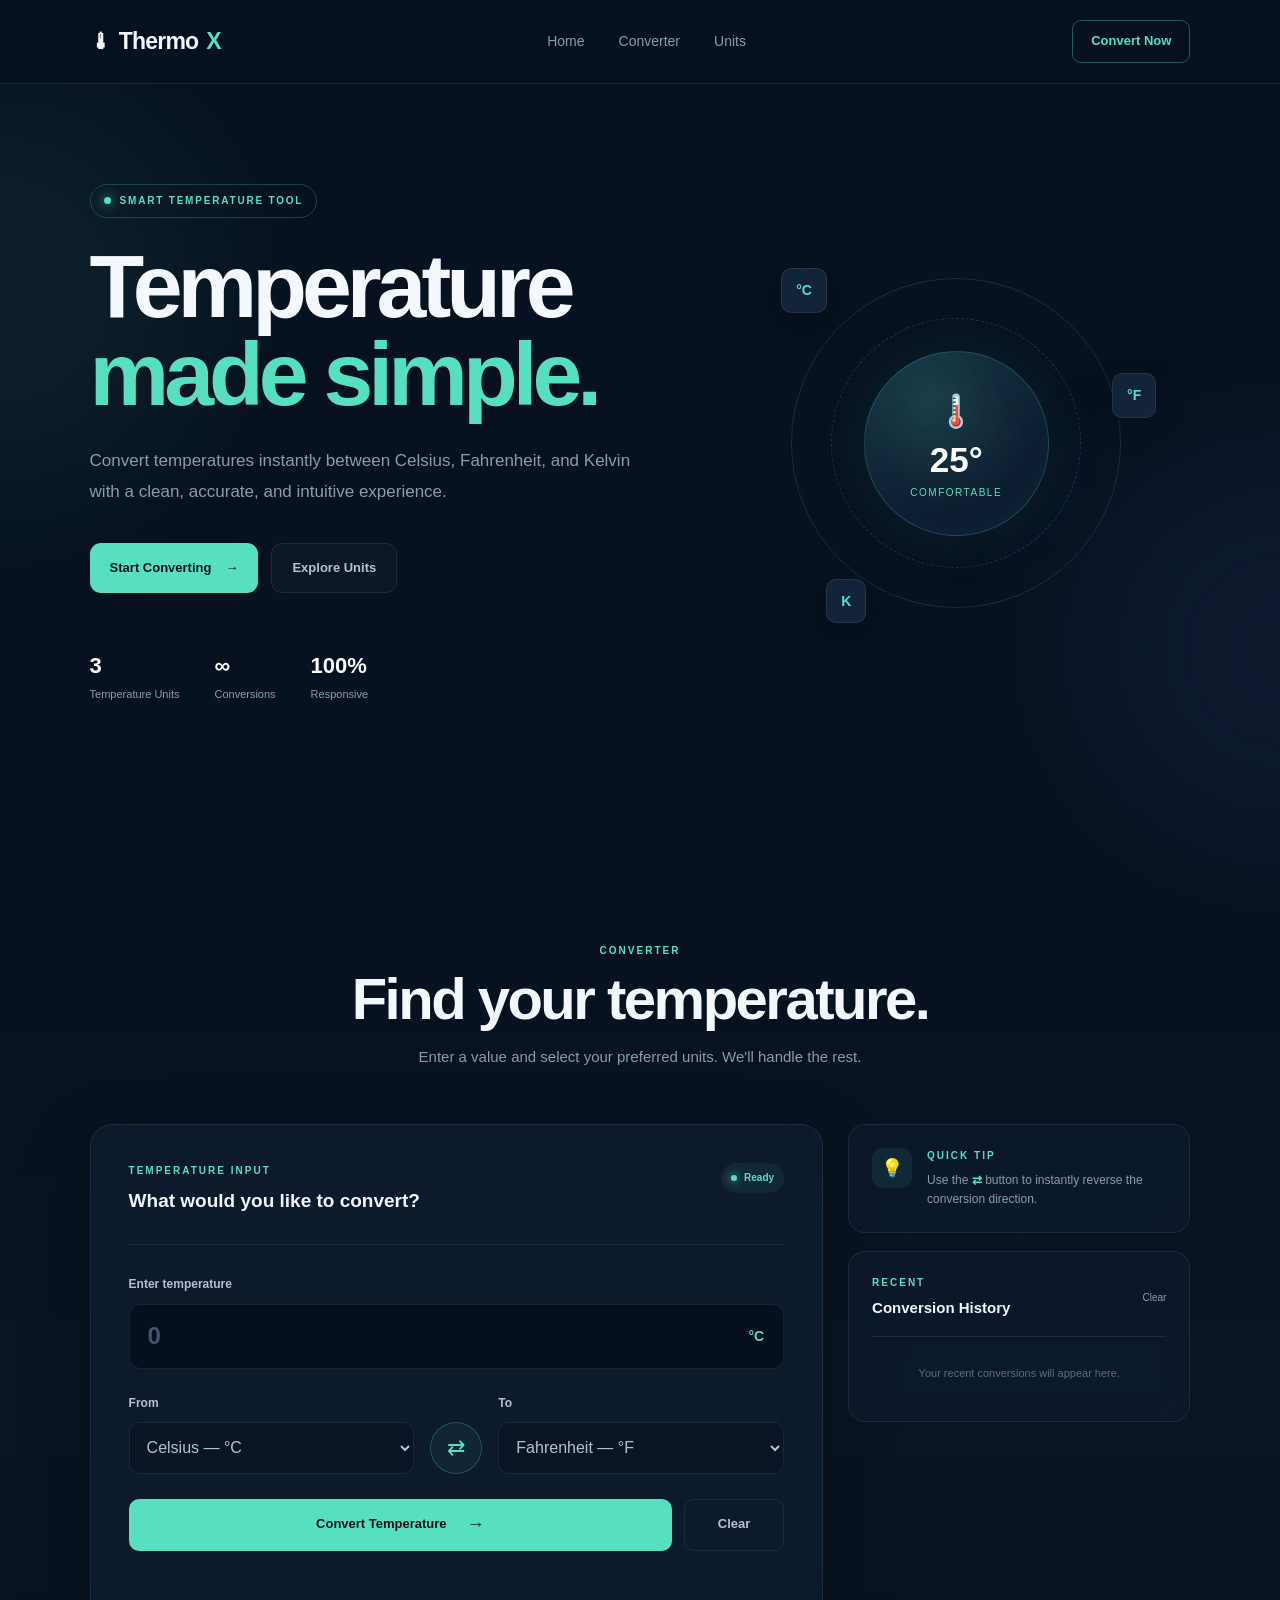
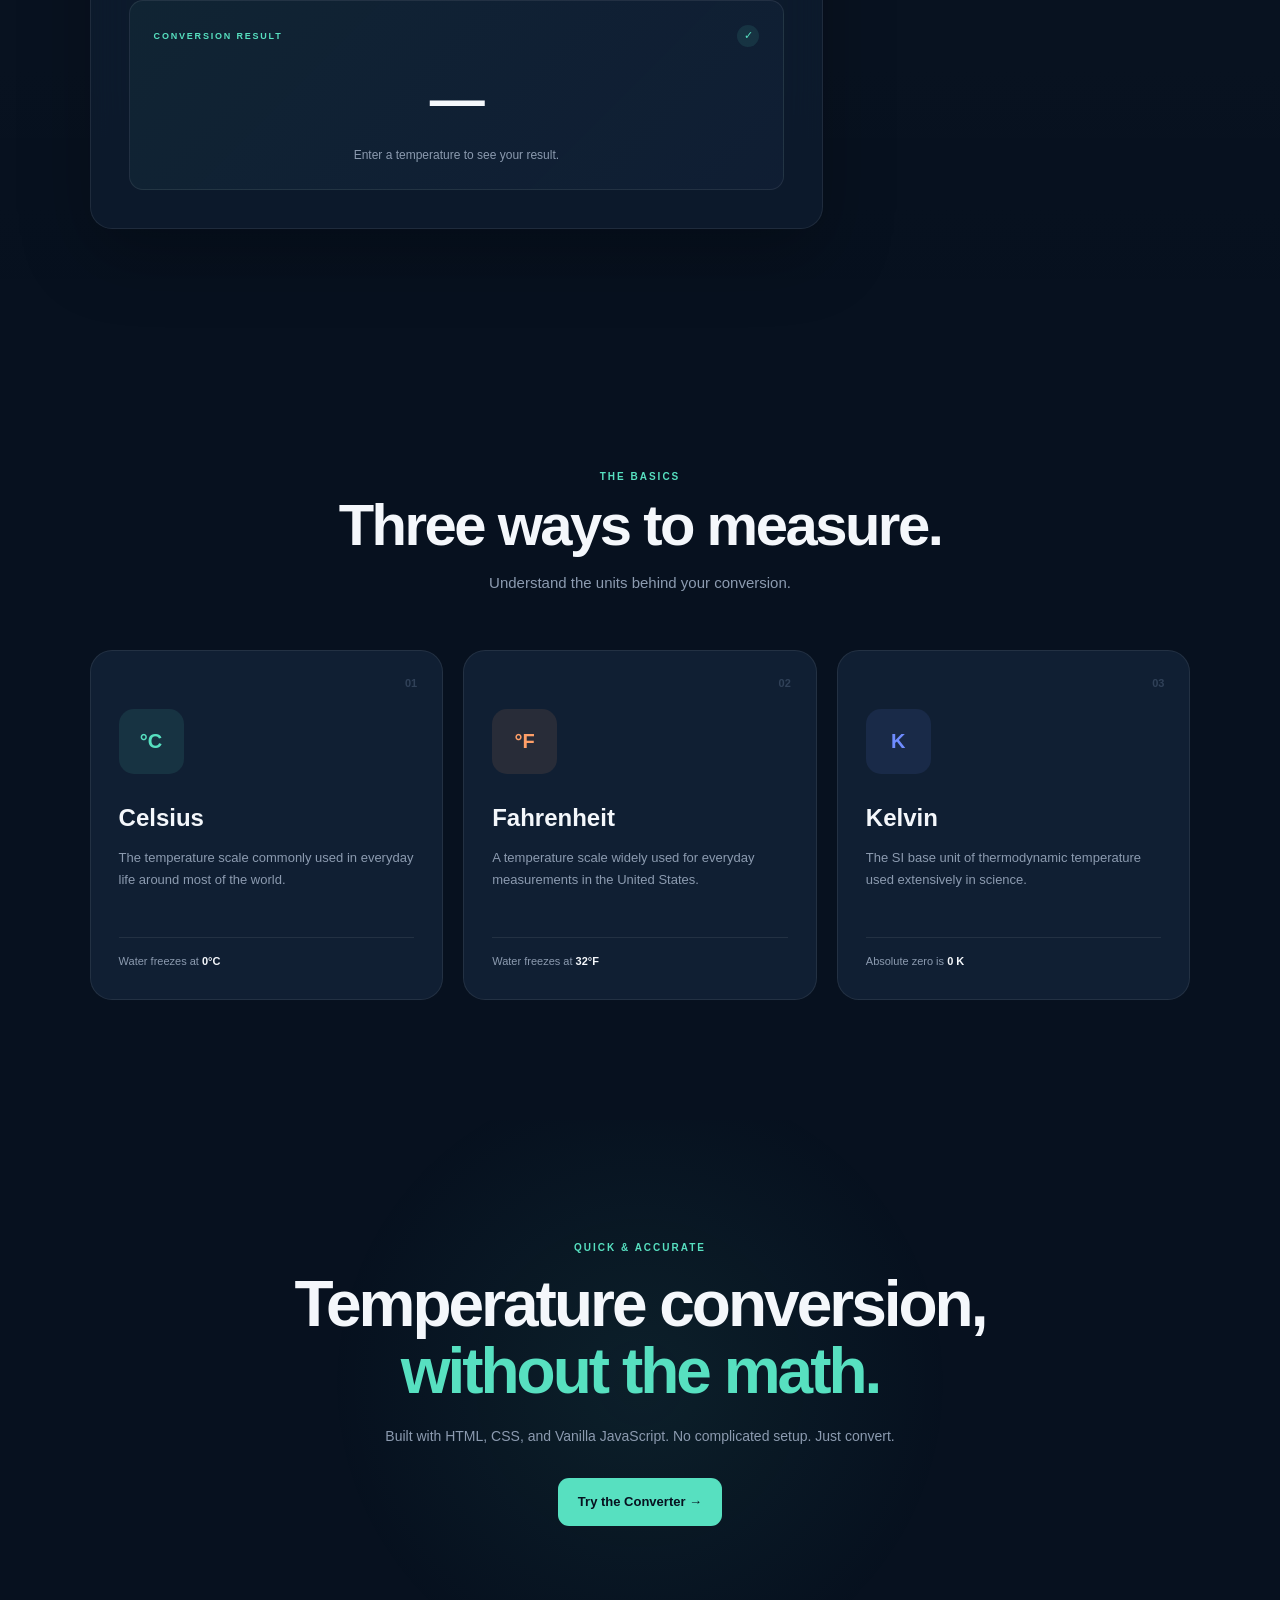
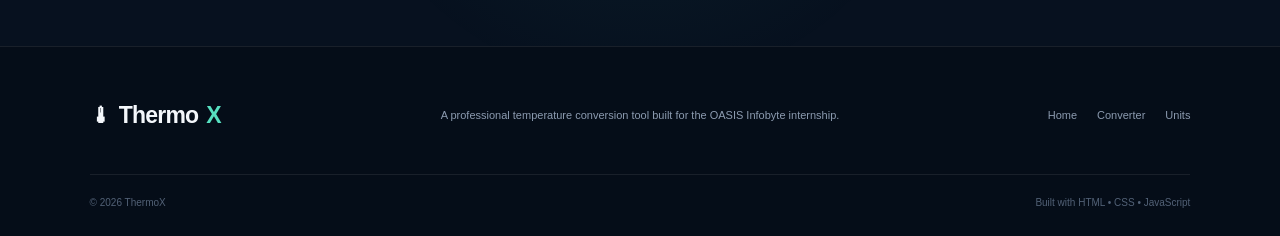
<file: Web Development-Level 1-Landing Page/Task-3-Temperature-Converter/index.html>
<!DOCTYPE html>
<html lang="en">
<head>
    <meta charset="UTF-8">
    <meta name="viewport" content="width=device-width, initial-scale=1.0">

    <title>ThermoX | Temperature Converter</title>

    <meta
        name="description"
        content="A modern and responsive temperature conversion tool."
    >

    <link rel="stylesheet" href="style.css">
</head>

<body>

    <!-- Background decoration -->
    <div class="bg-orb orb-one"></div>
    <div class="bg-orb orb-two"></div>

    <!-- Navigation -->
    <header class="navbar">
        <a href="#home" class="logo">
            <span class="logo-icon">🌡</span>
            Thermo<span>X</span>
        </a>

        <nav>
            <a href="#home">Home</a>
            <a href="#converter">Converter</a>
            <a href="#info">Units</a>
        </nav>

        <a href="#converter" class="nav-button">
            Convert Now
        </a>
    </header>


    <main>

        <!-- HERO -->
        <section class="hero" id="home">

            <div class="hero-content">

                <div class="eyebrow">
                    <span class="pulse"></span>
                    SMART TEMPERATURE TOOL
                </div>

                <h1>
                    Temperature
                    <span>made simple.</span>
                </h1>

                <p class="hero-description">
                    Convert temperatures instantly between Celsius,
                    Fahrenheit, and Kelvin with a clean, accurate,
                    and intuitive experience.
                </p>

                <div class="hero-actions">
                    <a href="#converter" class="primary-button">
                        Start Converting
                        <span>→</span>
                    </a>

                    <a href="#info" class="secondary-button">
                        Explore Units
                    </a>
                </div>

                <div class="hero-stats">
                    <div>
                        <strong>3</strong>
                        <span>Temperature Units</span>
                    </div>

                    <div>
                        <strong>∞</strong>
                        <span>Conversions</span>
                    </div>

                    <div>
                        <strong>100%</strong>
                        <span>Responsive</span>
                    </div>
                </div>

            </div>


            <!-- Animated temperature visual -->
            <div class="temperature-visual">

                <div class="visual-ring ring-one"></div>
                <div class="visual-ring ring-two"></div>

                <div class="temperature-core">
                    <div class="core-icon">🌡️</div>
                    <strong id="visualTemperature">25°</strong>
                    <span>Comfortable</span>
                </div>

                <div class="floating-unit unit-c">
                    °C
                </div>

                <div class="floating-unit unit-f">
                    °F
                </div>

                <div class="floating-unit unit-k">
                    K
                </div>

            </div>

        </section>


        <!-- CONVERTER -->
        <section class="converter-section" id="converter">

            <div class="section-heading">

                <span class="section-label">
                    CONVERTER
                </span>

                <h2>
                    Find your temperature.
                </h2>

                <p>
                    Enter a value and select your preferred units.
                    We'll handle the rest.
                </p>

            </div>


            <div class="converter-layout">

                <!-- Main converter card -->
                <div class="converter-card">

                    <div class="card-top">

                        <div>
                            <span class="mini-label">
                                TEMPERATURE INPUT
                            </span>

                            <h3>
                                What would you like to convert?
                            </h3>
                        </div>

                        <div class="status">
                            <span></span>
                            Ready
                        </div>

                    </div>


                    <!-- Input -->
                    <div class="input-section">

                        <label for="temperature">
                            Enter temperature
                        </label>

                        <div class="input-box">

                            <input
                                type="number"
                                id="temperature"
                                placeholder="0"
                                step="any"
                                autocomplete="off"
                            >

                            <span id="inputSymbol">°C</span>

                        </div>

                    </div>


                    <!-- Units -->
                    <div class="conversion-controls">

                        <div class="unit-control">

                            <label for="fromUnit">
                                From
                            </label>

                            <select id="fromUnit">

                                <option value="celsius">
                                    Celsius — °C
                                </option>

                                <option value="fahrenheit">
                                    Fahrenheit — °F
                                </option>

                                <option value="kelvin">
                                    Kelvin — K
                                </option>

                            </select>

                        </div>


                        <button
                            type="button"
                            class="swap-button"
                            id="swapButton"
                            aria-label="Swap conversion units"
                            title="Swap units"
                        >
                            <span>⇄</span>
                        </button>


                        <div class="unit-control">

                            <label for="toUnit">
                                To
                            </label>

                            <select id="toUnit">

                                <option value="fahrenheit">
                                    Fahrenheit — °F
                                </option>

                                <option value="celsius">
                                    Celsius — °C
                                </option>

                                <option value="kelvin">
                                    Kelvin — K
                                </option>

                            </select>

                        </div>

                    </div>


                    <!-- Buttons -->
                    <div class="action-buttons">

                        <button
                            type="button"
                            class="convert-button"
                            id="convertButton"
                        >
                            <span>Convert Temperature</span>
                            <span>→</span>
                        </button>

                        <button
                            type="button"
                            class="clear-button"
                            id="clearButton"
                        >
                            Clear
                        </button>

                    </div>


                    <!-- Error -->
                    <div
                        class="error-message"
                        id="errorMessage"
                        role="alert"
                    ></div>


                    <!-- Result -->
                    <div class="result-panel" id="resultBox">

                        <div class="result-top">
                            <span class="result-label">
                                CONVERSION RESULT
                            </span>

                            <span class="result-check">
                                ✓
                            </span>
                        </div>

                        <div class="result-number" id="resultValue">
                            —
                        </div>

                        <p id="resultFormula">
                            Enter a temperature to see your result.
                        </p>

                    </div>

                </div>


                <!-- Side information -->
                <aside class="side-panel">

                    <div class="tip-card">

                        <div class="tip-icon">
                            💡
                        </div>

                        <div>
                            <span class="mini-label">
                                QUICK TIP
                            </span>

                            <p>
                                Use the <strong>⇄</strong> button to
                                instantly reverse the conversion direction.
                            </p>
                        </div>

                    </div>


                    <div class="history-card">

                        <div class="history-header">
                            <div>
                                <span class="mini-label">
                                    RECENT
                                </span>

                                <h3>
                                    Conversion History
                                </h3>
                            </div>

                            <button
                                id="clearHistory"
                                type="button"
                            >
                                Clear
                            </button>
                        </div>

                        <div
                            id="historyList"
                            class="history-list"
                        >
                            <div class="empty-history">
                                Your recent conversions
                                will appear here.
                            </div>
                        </div>

                    </div>

                </aside>

            </div>

        </section>


        <!-- UNITS -->
        <section class="units-section" id="info">

            <div class="section-heading">

                <span class="section-label">
                    THE BASICS
                </span>

                <h2>
                    Three ways to measure.
                </h2>

                <p>
                    Understand the units behind your conversion.
                </p>

            </div>


            <div class="unit-cards">

                <article class="unit-card celsius-card">

                    <div class="unit-number">
                        01
                    </div>

                    <div class="unit-icon">
                        °C
                    </div>

                    <h3>
                        Celsius
                    </h3>

                    <p>
                        The temperature scale commonly used in
                        everyday life around most of the world.
                    </p>

                    <div class="unit-example">
                        Water freezes at <strong>0°C</strong>
                    </div>

                </article>


                <article class="unit-card fahrenheit-card">

                    <div class="unit-number">
                        02
                    </div>

                    <div class="unit-icon">
                        °F
                    </div>

                    <h3>
                        Fahrenheit
                    </h3>

                    <p>
                        A temperature scale widely used for
                        everyday measurements in the United States.
                    </p>

                    <div class="unit-example">
                        Water freezes at <strong>32°F</strong>
                    </div>

                </article>


                <article class="unit-card kelvin-card">

                    <div class="unit-number">
                        03
                    </div>

                    <div class="unit-icon">
                        K
                    </div>

                    <h3>
                        Kelvin
                    </h3>

                    <p>
                        The SI base unit of thermodynamic temperature
                        used extensively in science.
                    </p>

                    <div class="unit-example">
                        Absolute zero is <strong>0 K</strong>
                    </div>

                </article>

            </div>

        </section>


        <!-- CTA -->
        <section class="cta-section">

            <div class="cta-content">

                <span class="section-label">
                    QUICK & ACCURATE
                </span>

                <h2>
                    Temperature conversion,
                    <span>without the math.</span>
                </h2>

                <p>
                    Built with HTML, CSS, and Vanilla JavaScript.
                    No complicated setup. Just convert.
                </p>

                <a href="#converter" class="primary-button">
                    Try the Converter →
                </a>

            </div>

        </section>

    </main>


    <!-- FOOTER -->
    <footer>

        <div class="footer-main">

            <a href="#home" class="logo">
                <span class="logo-icon">🌡</span>
                Thermo<span>X</span>
            </a>

            <p>
                A professional temperature conversion tool
                built for the OASIS Infobyte internship.
            </p>

            <div class="footer-links">
                <a href="#home">Home</a>
                <a href="#converter">Converter</a>
                <a href="#info">Units</a>
            </div>

        </div>

        <div class="footer-bottom">

            <span>
                © 2026 ThermoX
            </span>

            <span>
                Built with HTML • CSS • JavaScript
            </span>

        </div>

    </footer>


    <script src="script.js"></script>

</body>
</html>
</file>
<file: Web Development-Level 1-Landing Page/Task-1-Landing-Page/style.css>
/* =========================================
   RESET & GLOBAL
========================================= */

* {
    margin: 0;
    padding: 0;
    box-sizing: border-box;
}

html {
    scroll-behavior: smooth;
}

body {
    font-family: Arial, Helvetica, sans-serif;
    background: #080b16;
    color: #f8fafc;
    line-height: 1.6;
    overflow-x: hidden;
}

a {
    text-decoration: none;
    color: inherit;
}

section {
    scroll-margin-top: 80px;
}


/* =========================================
   NAVIGATION
========================================= */

.navbar {
    position: sticky;
    top: 0;
    z-index: 1000;

    width: 100%;

    display: flex;
    align-items: center;
    justify-content: space-between;

    padding: 18px 7%;

    background: rgba(8, 11, 22, 0.92);

    border-bottom: 1px solid rgba(255, 255, 255, 0.08);

    backdrop-filter: blur(12px);
}

.logo {
    font-size: 25px;
    font-weight: 800;
    letter-spacing: -1px;
}

.logo span {
    color: #7c5cff;
}

.nav-links {
    display: flex;
    gap: 32px;
}

.nav-links a {
    color: #b7bfd3;
    font-size: 14px;

    transition: 0.3s;
}

.nav-links a:hover {
    color: #ffffff;
}

.nav-button {
    padding: 10px 18px;

    border: 1px solid #7c5cff;
    border-radius: 7px;

    color: #ffffff;

    font-size: 13px;

    transition: 0.3s;
}

.nav-button:hover {
    background: #7c5cff;
}


/* =========================================
   HERO
========================================= */

.hero {
    min-height: 88vh;

    display: flex;
    align-items: center;
    justify-content: space-between;

    gap: 50px;

    padding: 90px 8%;

    position: relative;

    overflow: hidden;

    background:
        radial-gradient(
            circle at 80% 40%,
            rgba(124, 92, 255, 0.22),
            transparent 30%
        ),
        radial-gradient(
            circle at 20% 80%,
            rgba(52, 211, 153, 0.08),
            transparent 25%
        ),
        #080b16;
}

.hero::before {
    content: "";

    position: absolute;

    width: 500px;
    height: 500px;

    border-radius: 50%;

    border: 1px solid rgba(124, 92, 255, 0.12);

    right: -150px;
    top: -150px;
}

.hero-content {
    width: 55%;

    position: relative;
    z-index: 2;
}

.hero-badge {
    display: inline-block;

    padding: 8px 14px;

    margin-bottom: 25px;

    border: 1px solid rgba(124, 92, 255, 0.4);

    border-radius: 50px;

    color: #bdb2ff;

    background: rgba(124, 92, 255, 0.08);

    font-size: 12px;

    letter-spacing: 0.3px;
}

.hero h1 {
    max-width: 700px;

    font-size: clamp(45px, 6vw, 78px);

    line-height: 1.03;

    letter-spacing: -4px;

    margin-bottom: 25px;
}

.hero h1 span {
    display: block;

    background: linear-gradient(
        90deg,
        #8b6cff,
        #48d7b0
    );

    -webkit-background-clip: text;
    background-clip: text;

    color: transparent;
}

.hero-content > p {
    max-width: 600px;

    color: #9ca6bd;

    font-size: 17px;

    margin-bottom: 32px;
}

.hero-buttons {
    display: flex;

    gap: 15px;

    flex-wrap: wrap;
}

.primary-button,
.secondary-button {
    display: inline-block;

    padding: 14px 24px;

    border-radius: 8px;

    font-size: 14px;

    font-weight: 700;

    transition: 0.3s;
}

.primary-button {
    background: #7c5cff;
    color: white;

    box-shadow: 0 10px 30px rgba(124, 92, 255, 0.25);
}

.primary-button:hover {
    transform: translateY(-4px);

    background: #8b70ff;

    box-shadow: 0 15px 35px rgba(124, 92, 255, 0.35);
}

.secondary-button {
    border: 1px solid #30374b;

    color: #dce2ef;
}

.secondary-button:hover {
    border-color: #7c5cff;
}

.trust-text {
    margin-top: 35px;

    color: #626b80;

    font-size: 12px;
}


/* =========================================
   AI VISUAL
========================================= */

.ai-visual {
    width: 40%;
    min-height: 430px;

    position: relative;

    display: flex;

    justify-content: center;
    align-items: center;
}

.ai-circle {
    width: 280px;
    height: 280px;

    border-radius: 50%;

    position: relative;

    display: flex;

    justify-content: center;
    align-items: center;

    background:
        radial-gradient(
            circle,
            rgba(124, 92, 255, 0.28),
            rgba(124, 92, 255, 0.03) 60%,
            transparent 70%
        );

    border: 1px solid rgba(124, 92, 255, 0.35);

    box-shadow:
        0 0 80px rgba(124, 92, 255, 0.2),
        inset 0 0 50px rgba(124, 92, 255, 0.1);

    animation: floating 5s ease-in-out infinite;
}

.ai-core {
    width: 105px;
    height: 105px;

    display: flex;

    align-items: center;
    justify-content: center;

    border-radius: 50%;

    background: #11162a;

    border: 1px solid rgba(255, 255, 255, 0.2);

    color: #ffffff;

    font-size: 45px;

    box-shadow:
        0 0 35px rgba(124, 92, 255, 0.5);
}

.orbit {
    position: absolute;

    border: 1px dashed rgba(124, 92, 255, 0.4);

    border-radius: 50%;
}

.orbit-one {
    width: 330px;
    height: 150px;

    transform: rotate(25deg);
}

.orbit-two {
    width: 330px;
    height: 150px;

    transform: rotate(-25deg);
}

.orbit-three {
    width: 240px;
    height: 240px;
}

.glow {
    position: absolute;

    width: 180px;
    height: 180px;

    border-radius: 50%;

    background: #7c5cff;

    filter: blur(100px);

    opacity: 0.25;
}

.floating-card {
    position: absolute;

    display: flex;

    align-items: center;

    gap: 10px;

    padding: 13px 16px;

    background: rgba(18, 23, 42, 0.9);

    border: 1px solid rgba(255, 255, 255, 0.1);

    border-radius: 10px;

    box-shadow: 0 15px 40px rgba(0, 0, 0, 0.25);

    backdrop-filter: blur(10px);
}

.floating-card span {
    width: 35px;
    height: 35px;

    display: flex;

    align-items: center;
    justify-content: center;

    background: rgba(124, 92, 255, 0.15);

    border-radius: 8px;

    color: #9a86ff;
}

.floating-card strong {
    display: block;

    font-size: 13px;
}

.floating-card small {
    color: #69748a;

    font-size: 10px;
}

.card-one {
    top: 70px;
    right: 0;
}

.card-two {
    bottom: 70px;
    left: 0;
}


/* =========================================
   STATS
========================================= */

.stats {
    display: grid;

    grid-template-columns: repeat(4, 1fr);

    padding: 35px 8%;

    border-top: 1px solid #1b2030;
    border-bottom: 1px solid #1b2030;

    background: #0b0f1d;
}

.stat {
    text-align: center;

    border-right: 1px solid #1b2030;
}

.stat:last-child {
    border-right: none;
}

.stat h3 {
    font-size: 28px;

    color: #ffffff;
}

.stat p {
    margin-top: 3px;

    color: #69748a;

    font-size: 12px;
}


/* =========================================
   FEATURES
========================================= */

.features {
    padding: 110px 8%;

    background: #0b0f1d;
}

.section-heading {
    max-width: 700px;

    margin: 0 auto 60px;

    text-align: center;
}

.eyebrow {
    color: #8b75ff;

    font-size: 11px;

    font-weight: bold;

    letter-spacing: 2px;

    margin-bottom: 12px;
}

.section-heading h2,
.about-content h2,
.contact-section h2 {
    font-size: clamp(35px, 4vw, 52px);

    line-height: 1.1;

    letter-spacing: -2px;

    margin-bottom: 18px;
}

.section-heading h2 span,
.about-content h2 span,
.contact-section h2 span {
    color: #7c5cff;
}

.section-heading > p:last-child {
    color: #737e94;

    font-size: 15px;
}

.feature-grid {
    max-width: 1100px;

    margin: auto;

    display: grid;

    grid-template-columns: repeat(2, 1fr);

    gap: 18px;
}

.feature-card {
    padding: 35px;

    border: 1px solid #1e2537;

    border-radius: 14px;

    background: #101523;

    transition: 0.35s;
}

.feature-card:hover {
    transform: translateY(-7px);

    border-color: rgba(124, 92, 255, 0.5);

    box-shadow: 0 20px 45px rgba(0, 0, 0, 0.25);
}

.feature-icon {
    width: 48px;
    height: 48px;

    display: flex;

    align-items: center;
    justify-content: center;

    margin-bottom: 25px;

    border-radius: 10px;

    background: rgba(124, 92, 255, 0.12);

    color: #9a86ff;

    font-size: 21px;
}

.feature-card h3 {
    font-size: 20px;

    margin-bottom: 10px;
}

.feature-card p {
    color: #747e93;

    font-size: 14px;

    margin-bottom: 22px;
}

.feature-card a {
    color: #a193ff;

    font-size: 12px;

    font-weight: bold;
}

.feature-card a:hover {
    color: white;
}


/* =========================================
   ABOUT
========================================= */

.about {
    padding: 110px 8%;

    display: flex;

    align-items: center;

    justify-content: center;

    gap: 100px;

    background: #080b16;
}

.about-visual,
.about-content {
    width: 45%;
}

.about-box {
    max-width: 450px;

    margin: auto;

    padding: 20px;

    background: #11172a;

    border: 1px solid #242b40;

    border-radius: 14px;

    box-shadow: 0 25px 60px rgba(0, 0, 0, 0.3);
}

.mini-top {
    display: flex;

    gap: 5px;

    margin-bottom: 30px;
}

.mini-top span {
    width: 7px;
    height: 7px;

    border-radius: 50%;

    background: #59637a;
}

.dashboard-content {
    padding: 15px;
}

.dashboard-title {
    color: #dce2ef;

    font-size: 13px;

    margin-bottom: 35px;
}

.chart {
    height: 170px;

    display: flex;

    align-items: end;

    justify-content: space-around;

    gap: 15px;

    border-bottom: 1px solid #2a3144;
}

.bar {
    width: 35px;

    border-radius: 5px 5px 0 0;

    background: linear-gradient(
        to top,
        #7c5cff,
        #48d7b0
    );

    opacity: 0.9;
}

.bar-one {
    height: 40%;
}

.bar-two {
    height: 58%;
}

.bar-three {
    height: 45%;
}

.bar-four {
    height: 78%;
}

.bar-five {
    height: 95%;
}

.chart-labels {
    display: flex;

    justify-content: space-around;

    margin-top: 10px;

    color: #5e687c;

    font-size: 9px;
}

.about-content > p:not(.eyebrow) {
    color: #737e94;

    font-size: 15px;

    margin-bottom: 20px;
}

.about-content .primary-button {
    margin-top: 10px;
}


/* =========================================
   CTA
========================================= */

.contact-section {
    padding: 120px 8%;

    text-align: center;

    position: relative;

    overflow: hidden;

    background:
        radial-gradient(
            circle at center,
            rgba(124, 92, 255, 0.18),
            transparent 40%
        ),
        #0d1220;
}

.cta-content {
    max-width: 700px;

    margin: auto;

    position: relative;

    z-index: 2;
}

.contact-section > .cta-content > p:not(.eyebrow) {
    color: #737e94;

    margin-bottom: 30px;
}


/* =========================================
   FOOTER
========================================= */

footer {
    padding: 50px 8% 25px;

    display: grid;

    grid-template-columns: 2fr 1fr 1fr;

    gap: 40px;

    background: #05070e;

    border-top: 1px solid #1b2030;
}

.footer-brand p {
    max-width: 250px;

    color: #626b80;

    font-size: 12px;

    margin-top: 10px;
}

.footer-links,
.social-links {
    display: flex;

    flex-direction: column;

    gap: 10px;
}

.footer-links a,
.social-links a {
    color: #737e94;

    font-size: 12px;

    transition: 0.3s;
}

.footer-links a:hover,
.social-links a:hover {
    color: #ffffff;
}

.copyright {
    grid-column: 1 / -1;

    padding-top: 20px;

    border-top: 1px solid #1b2030;

    color: #4f586b;

    font-size: 11px;
}


/* =========================================
   ANIMATION
========================================= */

@keyframes floating {

    0% {
        transform: translateY(0);
    }

    50% {
        transform: translateY(-12px);
    }

    100% {
        transform: translateY(0);
    }

}


/* =========================================
   RESPONSIVE DESIGN
========================================= */

@media (max-width: 900px) {

    .hero {
        flex-direction: column;

        text-align: center;

        padding-top: 70px;
    }

    .hero-content {
        width: 100%;
    }

    .hero-content > p {
        margin-left: auto;
        margin-right: auto;
    }

    .hero-buttons {
        justify-content: center;
    }

    .ai-visual {
        width: 100%;

        min-height: 380px;
    }

    .stats {
        grid-template-columns: repeat(2, 1fr);

        gap: 25px;
    }

    .stat:nth-child(2) {
        border-right: none;
    }

    .about {
        flex-direction: column;

        gap: 60px;
    }

    .about-visual,
    .about-content {
        width: 100%;

        max-width: 700px;
    }

    .about-content {
        text-align: center;
    }

    .about-content .eyebrow {
        text-align: center;
    }

}


@media (max-width: 650px) {

    .navbar {
        padding: 15px 5%;

        flex-wrap: wrap;

        gap: 15px;
    }

    .nav-links {
        order: 3;

        width: 100%;

        justify-content: center;

        gap: 18px;
    }

    .nav-button {
        display: none;
    }

    .hero {
        min-height: auto;

        padding: 70px 6% 50px;
    }

    .hero h1 {
        letter-spacing: -2px;
    }

    .hero-badge {
        font-size: 10px;
    }

    .ai-circle {
        width: 230px;
        height: 230px;
    }

    .orbit-one,
    .orbit-two {
        width: 270px;
        height: 120px;
    }

    .orbit-three {
        width: 200px;
        height: 200px;
    }

    .floating-card {
        transform: scale(0.85);
    }

    .card-one {
        right: -15px;
    }

    .card-two {
        left: -15px;
    }

    .stats {
        grid-template-columns: 1fr 1fr;

        padding: 30px 5%;
    }

    .stat {
        border-right: none;
    }

    .feature-grid {
        grid-template-columns: 1fr;
    }

    .features,
    .about {
        padding: 80px 6%;
    }

    .about-box {
        width: 100%;
    }

    .chart {
        gap: 8px;
    }

    .bar {
        width: 25px;
    }

    footer {
        grid-template-columns: 1fr 1fr;

        padding-left: 6%;
        padding-right: 6%;
    }

    .footer-brand {
        grid-column: 1 / -1;
    }

}


@media (max-width: 420px) {

    .hero-buttons {
        flex-direction: column;
    }

    .primary-button,
    .secondary-button {
        width: 100%;

        text-align: center;
    }

    .ai-visual {
        transform: scale(0.85);
    }

    .stats {
        grid-template-columns: 1fr;
    }

    .feature-card {
        padding: 28px;
    }

    footer {
        grid-template-columns: 1fr;

        text-align: center;
    }

    .footer-brand p {
        margin-left: auto;
        margin-right: auto;
    }

    .footer-links,
    .social-links {
        align-items: center;
    }

    .copyright {
        grid-column: auto;
    }

}
</file>
<file: Web Development-Level 1-Landing Page/Task-2-Personal-Portfolio/style.css>
/* =========================
   BASIC RESET
========================= */

* {
    margin: 0;
    padding: 0;
    box-sizing: border-box;
}

html {
    scroll-behavior: smooth;
}

body {
    background: #08090d;
    color: #f5f5f5;
    font-family: Arial, Helvetica, sans-serif;
    line-height: 1.6;
    overflow-x: hidden;
}

a {
    color: inherit;
    text-decoration: none;
}

::selection {
    background: #b6ff3b;
    color: #000;
}


/* =========================
   VARIABLES
========================= */

:root {
    --bg: #08090d;
    --card: #11131a;
    --card2: #151820;

    --white: #f5f5f5;
    --gray: #9da1ad;
    --dark-gray: #555b68;

    --green: #b6ff3b;
    --border: rgba(255, 255, 255, 0.09);

    --max: 1200px;
}


/* =========================
   NAVBAR
========================= */

.navbar {
    height: 78px;

    position: fixed;
    top: 0;
    left: 0;

    width: 100%;

    padding: 0 5%;

    display: flex;
    align-items: center;
    justify-content: space-between;

    background: rgba(8, 9, 13, 0.88);

    backdrop-filter: blur(15px);

    border-bottom: 1px solid var(--border);

    z-index: 1000;
}

.logo {
    font-size: 32px;
    font-weight: 800;
}

.logo span {
    color: var(--green);
}

.navbar nav {
    display: flex;
    gap: 30px;
}

.navbar nav a {
    color: var(--gray);

    font-size: 14px;

    transition: 0.3s;
}

.navbar nav a:hover {
    color: var(--green);
}

.nav-button {
    border: 1px solid var(--border);

    padding: 10px 18px;

    border-radius: 25px;

    font-size: 13px;

    transition: 0.3s;
}

.nav-button:hover {
    background: var(--green);
    color: #000;
}


/* =========================
   HERO
========================= */

.hero {
    width: min(var(--max), 90%);

    min-height: 100vh;

    margin: auto;

    padding-top: 120px;

    display: grid;

    grid-template-columns: 1.1fr 0.9fr;

    align-items: center;

    gap: 60px;
}

.availability {
    display: inline-flex;

    align-items: center;

    gap: 8px;

    padding: 7px 13px;

    border: 1px solid rgba(182,255,59,0.2);

    color: var(--green);

    font-size: 10px;

    letter-spacing: 1.5px;

    border-radius: 30px;

    background: rgba(182,255,59,0.04);

    margin-bottom: 25px;
}

.availability span {
    width: 7px;
    height: 7px;

    background: var(--green);

    border-radius: 50%;

    box-shadow: 0 0 12px var(--green);

    animation: blink 1.5s infinite;
}

@keyframes blink {

    50% {
        opacity: 0.3;
    }

}

.small-title {
    color: var(--gray);

    font-size: 11px;

    letter-spacing: 3px;

    margin-bottom: 12px;
}

.hero h1 {
    font-size: clamp(55px, 8vw, 100px);

    line-height: 0.95;

    letter-spacing: -5px;

    margin-bottom: 18px;
}

.hero h1 span {
    color: var(--green);

    text-shadow: 0 0 40px rgba(182,255,59,0.2);
}

.hero h2 {
    color: var(--gray);

    font-size: clamp(25px, 4vw, 40px);

    font-weight: 400;

    margin-bottom: 20px;
}

.hero-text {
    max-width: 600px;

    color: var(--gray);

    font-size: 15px;
}

.hero-text strong {
    color: white;
}

.buttons {
    display: flex;

    gap: 12px;

    margin-top: 30px;

    flex-wrap: wrap;
}

.button {
    padding: 13px 22px;

    border-radius: 5px;

    font-size: 13px;

    font-weight: bold;

    transition: 0.3s;
}

.primary {
    background: var(--green);
    color: #000;
}

.primary:hover {
    transform: translateY(-4px);

    box-shadow: 0 15px 35px rgba(182,255,59,0.18);
}

.secondary {
    border: 1px solid var(--border);
}

.secondary:hover {
    color: var(--green);

    border-color: var(--green);

    transform: translateY(-4px);
}

.social-links {
    display: flex;

    gap: 25px;

    margin-top: 25px;
}

.social-links a {
    color: #777;

    font-size: 12px;
}

.social-links a:hover {
    color: var(--green);
}


/* =========================
   HERO CARD
========================= */

.hero-card-container {
    height: 500px;

    display: flex;

    justify-content: center;
    align-items: center;

    position: relative;
}

.hero-card {
    width: 340px;
    height: 430px;

    position: relative;

    display: flex;
    flex-direction: column;
    justify-content: center;
    align-items: center;

    background: linear-gradient(145deg, rgba(255,255,255,0.10), rgba(255,255,255,0.03));
    border: 1px solid rgba(255,255,255,0.12);
    border-radius: 30px;
    box-shadow: 0 25px 70px rgba(0,0,0,0.45);
    backdrop-filter: blur(14px);
    animation: floating 5s ease-in-out infinite;
    overflow: hidden;
    padding: 28px 24px;
}

.hero-card::before {
    content: "";
    position: absolute;
    inset: 0;
    background: linear-gradient(135deg, rgba(182,255,59,0.14), transparent 60%);
    pointer-events: none;
}

@keyframes floating {

    0%, 100% {
        transform: translateY(0);
    }

    50% {
        transform: translateY(-15px);
    }

}

.avatar {
    width: 180px;
    height: 180px;

    display: flex;
    align-items: center;
    justify-content: center;

    border-radius: 50%;
    background: linear-gradient(135deg, rgba(182,255,59,0.35), rgba(255,255,255,0.08));
    padding: 7px;
    box-shadow: 0 0 90px rgba(182,255,59,0.2);
    margin-bottom: 20px;
    animation: pulseGlow 3.5s ease-in-out infinite;
}

.avatar img {
    width: 100%;
    height: 100%;
    object-fit: cover;
    border-radius: 50%;
    border: 3px solid rgba(255,255,255,0.16);
}

@keyframes pulseGlow {
    0%, 100% {
        transform: scale(1);
        box-shadow: 0 0 40px rgba(182,255,59,0.16);
    }

    50% {
        transform: scale(1.03);
        box-shadow: 0 0 70px rgba(182,255,59,0.24);
    }
}

.hero-card p {
    color: #8c93a2;
    font-size: 9px;
    letter-spacing: 3px;
    margin-bottom: 14px;
    text-transform: uppercase;
}

.hero-card h3 {
    font-size: 24px;
    margin-top: 2px;
    margin-bottom: 6px;
    text-align: center;
}

.hero-card h4 {
    color: var(--green);
    font-size: 13px;
    font-weight: 500;
    letter-spacing: 0.5px;
}

.circle {
    position: absolute;

    border: 1px solid rgba(182,255,59,0.1);

    border-radius: 50%;
}

.circle-one {
    width: 450px;
    height: 450px;

    animation: rotate 15s linear infinite;
}

.circle-two {
    width: 520px;
    height: 270px;

    transform: rotate(30deg);

    animation: rotate 18s linear infinite;
}

@keyframes rotate {

    to {
        transform: rotate(360deg);
    }

}

.floating-icon {
    position: absolute;

    width: 55px;
    height: 55px;

    display: flex;

    align-items: center;
    justify-content: center;

    border-radius: 14px;

    background: #171a22;

    border: 1px solid var(--border);

    color: var(--green);

    font-family: monospace;

    font-weight: bold;

    animation: smallFloat 4s infinite ease-in-out;
}

.icon-one {
    top: 50px;
    right: -25px;
}

.icon-two {
    bottom: 60px;
    left: -25px;
}

.icon-three {
    top: 180px;
    left: -40px;
}

@keyframes smallFloat {

    50% {
        transform: translateY(-12px) rotate(5deg);
    }

}


/* =========================
   SECTIONS
========================= */

.section {
    width: min(var(--max), 90%);

    margin: auto;

    padding: 130px 0;

    border-top: 1px solid var(--border);
}

.section-title {
    margin-bottom: 60px;
}

.section-title > p {
    color: var(--green);

    font-size: 11px;

    letter-spacing: 3px;

    margin-bottom: 15px;
}

.section-title h2 {
    font-size: clamp(40px, 6vw, 70px);

    line-height: 1;

    letter-spacing: -3px;
}

.section-title h2 span {
    color: var(--gray);
}


/* =========================
   ABOUT
========================= */

.about-grid {
    display: grid;

    grid-template-columns: 1fr 1fr;

    gap: 80px;

    margin-bottom: 70px;
}

.about-big {
    font-size: 29px;

    line-height: 1.35;
}

.about-big strong {
    color: var(--green);
}

.about-text {
    color: var(--gray);

    font-size: 15px;
}

.about-text p + p {
    margin-top: 20px;
}

.stats {
    display: grid;

    grid-template-columns: repeat(4, 1fr);

    border-top: 1px solid var(--border);

    border-bottom: 1px solid var(--border);
}

.stats div {
    padding: 28px 20px;

    border-right: 1px solid var(--border);
}

.stats div:last-child {
    border-right: none;
}

.stats strong {
    display: block;

    font-size: 42px;
}

.stats p {
    color: #666;

    font-size: 10px;

    text-transform: uppercase;

    letter-spacing: 1px;
}


/* =========================
   SKILLS
========================= */

.skills-grid {
    display: grid;

    grid-template-columns: 1fr 1fr;

    gap: 15px;
}

.skill-card {
    padding: 30px;

    display: grid;

    grid-template-columns: 60px 1fr;

    gap: 20px;

    background: var(--card);

    border: 1px solid var(--border);

    transition: 0.35s;
}

.skill-card:hover {
    transform: translateY(-7px);

    border-color: rgba(182,255,59,0.3);
}

.skill-icon {
    width: 50px;
    height: 50px;

    display: flex;

    align-items: center;
    justify-content: center;

    color: var(--green);

    border: 1px solid rgba(182,255,59,0.2);

    background: rgba(182,255,59,0.04);

    font-family: monospace;

    font-size: 11px;

    font-weight: bold;
}

.skill-card h3 {
    font-size: 19px;

    margin-bottom: 7px;
}

.skill-card p {
    color: var(--gray);

    font-size: 12px;

    margin-bottom: 18px;
}

.tags {
    display: flex;

    gap: 6px;

    flex-wrap: wrap;
}

.tags span {
    padding: 5px 8px;

    background: rgba(255,255,255,0.04);

    border: 1px solid var(--border);

    color: #999;

    border-radius: 3px;

    font-size: 10px;
}


/* =========================
   PROJECTS
========================= */

.projects-grid {
    display: grid;

    grid-template-columns: 1fr 1fr;

    gap: 18px;
}

.project-card {
    background: var(--card);

    border: 1px solid var(--border);

    overflow: hidden;

    transition: 0.4s;
}

.project-card:hover {
    transform: translateY(-9px);

    border-color: rgba(182,255,59,0.3);

    box-shadow: 0 25px 60px rgba(0,0,0,0.3);
}

.project-visual {
    height: 260px;

    display: flex;

    flex-direction: column;

    align-items: center;
    justify-content: center;

    position: relative;
    overflow: hidden;
}

.project-visual img {
    width: 100%;
    height: 100%;
    object-fit: cover;
    display: block;
    transition: transform 0.4s ease;
}

.project-visual p {
    color: #777;

    font-size: 9px;

    letter-spacing: 3px;

    margin-top: 15px;
    position: absolute;
    bottom: 16px;
    left: 20px;
    z-index: 2;
}

.project-number {
    position: absolute;

    top: 20px;
    left: 20px;

    color: #666;

    font-size: 10px;
}

.project-symbol {
    font-size: 65px;

    transition: 0.4s;
}

.project-card:hover .project-visual img {
    transform: scale(1.05);
}

.agrova {
    background:
        radial-gradient(circle,
        rgba(182,255,59,0.15),
        transparent 50%),
        #10170e;
}

.tourism {
    background:
        radial-gradient(circle,
        rgba(60,160,255,0.15),
        transparent 50%),
        #0d151b;
}

.password {
    background:
        radial-gradient(circle,
        rgba(180,90,255,0.13),
        transparent 50%),
        #130f19;
}

.memory {
    background:
        radial-gradient(circle,
        rgba(255,255,255,0.07),
        transparent 50%),
        #101217;
}

.memory-cards {
    display: grid;

    grid-template-columns: repeat(2, 65px);

    gap: 8px;
}

.memory-cards span {
    width: 65px;
    height: 65px;

    display: flex;

    align-items: center;
    justify-content: center;

    background: #191c24;

    border: 1px solid var(--border);

    border-radius: 7px;

    color: var(--green);

    transition: 0.3s;
}

.project-card:hover .memory-cards span:nth-child(1),
.project-card:hover .memory-cards span:nth-child(3) {
    transform: rotateY(180deg);
}

.project-content {
    padding: 28px;
}

.project-meta {
    display: flex;

    justify-content: space-between;

    color: #666;

    font-size: 9px;

    letter-spacing: 2px;

    margin-bottom: 12px;
}

.project-content h3 {
    font-size: 26px;

    margin-bottom: 10px;
}

.project-content > p {
    color: var(--gray);

    font-size: 13px;

    line-height: 1.7;

    min-height: 90px;
}

.project-link {
    display: inline-block;

    margin-top: 22px;

    color: var(--green);

    font-size: 12px;

    font-weight: bold;
}

.project-link:hover {
    text-decoration: underline;
}

.more-projects {
    text-align: center;

    margin-top: 50px;

    color: #777;
}

.more-projects .button {
    display: inline-block;

    margin-top: 15px;
}


/* =========================
   ACHIEVEMENTS
========================= */

.achievement-grid {
    display: grid;

    grid-template-columns: repeat(4, 1fr);

    gap: 16px;
}

.achievement {
    min-height: 210px;

    padding: 28px;

    border: 1px solid var(--border);

    border-radius: 20px;

    background: linear-gradient(145deg, rgba(255,255,255,0.03), rgba(255,255,255,0.01));

    position: relative;

    overflow: hidden;

    transition: 0.3s;
}

.achievement::before {
    content: "";
    position: absolute;
    inset: 0;
    background: linear-gradient(135deg, rgba(182,255,59,0.12), transparent 60%);
    pointer-events: none;
}

.achievement:hover {
    transform: translateY(-6px);
    border-color: rgba(182,255,59,0.3);
    box-shadow: 0 18px 40px rgba(0,0,0,0.28);
}

.achievement-badge {
    width: 44px;
    height: 44px;
    border-radius: 50%;
    display: flex;
    align-items: center;
    justify-content: center;
    background: rgba(182,255,59,0.12);
    color: var(--green);
    font-size: 12px;
    font-weight: 700;
    margin-bottom: 24px;
}

.achievement h3 {
    margin-top: 6px;
    font-size: 19px;
    margin-bottom: 8px;
}

.achievement p {
    color: #777;
    font-size: 12px;
    line-height: 1.7;
}


/* =========================
   EDUCATION
========================= */

.timeline {
    max-width: 900px;

    margin-left: 50px;

    border-left: 1px solid var(--border);
}

.timeline-item {
    position: relative;

    display: grid;

    grid-template-columns: 180px 1fr;

    gap: 40px;

    padding: 0 0 60px 45px;
}

.timeline-item::before {
    content: "";

    position: absolute;

    left: -6px;
    top: 3px;

    width: 10px;
    height: 10px;

    background: var(--bg);

    border: 2px solid var(--green);

    border-radius: 50%;
}

.year {
    color: #666;

    font-size: 10px;

    letter-spacing: 2px;
}

.timeline-content h3 {
    font-size: 23px;

    margin-bottom: 7px;
}

.timeline-content p {
    color: var(--gray);

    font-size: 13px;
}

.timeline-content strong {
    display: block;

    color: var(--green);

    font-size: 12px;

    margin-top: 8px;
}

.timeline-content small {
    color: #555;

    font-size: 11px;
}


/* =========================
   CERTIFICATIONS
========================= */

.cert-grid {
    display: grid;

    grid-template-columns: repeat(3, 1fr);

    gap: 15px;
}

.cert-card {
    min-height: 190px;

    padding: 28px;

    background: var(--card);

    border: 1px solid var(--border);

    transition: 0.35s;
}

.cert-card:hover {
    transform: translateY(-7px);

    border-color: rgba(182,255,59,0.3);
}

.cert-card > span {
    color: var(--green);

    font-size: 9px;

    letter-spacing: 2px;
}

.cert-card h3 {
    margin-top: 45px;

    font-size: 18px;
}

.cert-card p {
    color: #777;

    font-size: 11px;

    margin-top: 5px;
}


/* =========================
   CONTACT
========================= */

.contact {
    min-height: 600px;

    position: relative;

    display: flex;

    align-items: center;
    justify-content: center;

    text-align: center;

    padding: 100px 5%;

    border-top: 1px solid var(--border);

    overflow: hidden;
}

.contact-glow {
    position: absolute;

    width: 600px;
    height: 600px;

    background: var(--green);

    opacity: 0.04;

    filter: blur(100px);

    border-radius: 50%;
}

.contact-content {
    position: relative;

    z-index: 2;
}

.contact-content > p:first-child {
    color: var(--green);

    font-size: 10px;

    letter-spacing: 3px;
}

.contact-content h2 {
    max-width: 850px;

    margin: 20px auto;

    font-size: clamp(45px, 7vw, 85px);

    line-height: 1;

    letter-spacing: -4px;
}

.contact-content h2 span {
    color: var(--green);
}

.contact-description {
    max-width: 500px;

    margin: auto;

    color: var(--gray);

    font-size: 14px;
}

.email {
    display: inline-block;

    margin-top: 30px;

    padding-bottom: 7px;

    border-bottom: 1px solid #555;

    font-size: 22px;

    transition: 0.3s;
}

.email:hover {
    color: var(--green);

    border-color: var(--green);
}

.contact-links {
    display: flex;

    justify-content: center;

    align-items: center;

    gap: 15px;

    margin-top: 25px;

    color: #666;

    font-size: 12px;
}

.contact-links a:hover {
    color: var(--green);
}


/* =========================
   FOOTER
========================= */

footer {
    width: min(var(--max), 90%);

    min-height: 100px;

    margin: auto;

    display: flex;

    align-items: center;

    justify-content: space-between;

    border-top: 1px solid var(--border);
}

.footer-logo {
    font-size: 28px;

    font-weight: bold;
}

.footer-logo span {
    color: var(--green);
}

footer p {
    color: #555;

    font-size: 11px;
}

footer > a {
    color: #777;

    font-size: 11px;
}

footer > a:hover {
    color: var(--green);
}


/* =========================
   TABLET
========================= */

@media (max-width: 900px) {

    .navbar nav {
        gap: 15px;
    }

    .hero {
        grid-template-columns: 1fr;

        text-align: center;

        padding-bottom: 80px;
    }

    .hero-text {
        margin: auto;
    }

    .buttons,
    .social-links {
        justify-content: center;
    }

    .hero-card-container {
        min-height: 430px;
    }

    .about-grid {
        grid-template-columns: 1fr;

        gap: 35px;
    }

    .skills-grid {
        grid-template-columns: 1fr;
    }

    .achievement-grid {
        grid-template-columns: 1fr 1fr;
    }

    .achievement:nth-child(2) {
        border-right: none;
    }

    .achievement:nth-child(-n+2) {
        border-bottom: 1px solid var(--border);
    }

    .cert-grid {
        grid-template-columns: 1fr 1fr;
    }

}


/* =========================
   MOBILE
========================= */

@media (max-width: 650px) {

    .navbar {
        padding: 0 6%;
    }

    .navbar nav,
    .nav-button {
        display: none;
    }

    .hero {
        width: 88%;

        padding-top: 110px;
    }

    .hero h1 {
        font-size: 60px;

        letter-spacing: -4px;
    }

    .hero-card {
        width: 280px;
        height: 350px;
    }

    .avatar {
        width: 115px;
        height: 115px;

        font-size: 65px;
    }

    .circle-one {
        width: 350px;
        height: 350px;
    }

    .circle-two {
        width: 390px;
        height: 220px;
    }

    .icon-three {
        display: none;
    }

    .section {
        width: 88%;

        padding: 90px 0;
    }

    .section-title h2 {
        letter-spacing: -2px;
    }

    .stats {
        grid-template-columns: 1fr 1fr;
    }

    .stats div:nth-child(2) {
        border-right: none;
    }

    .stats div:nth-child(-n+2) {
        border-bottom: 1px solid var(--border);
    }

    .projects-grid {
        grid-template-columns: 1fr;
    }

    .achievement-grid {
        grid-template-columns: 1fr;
    }

    .achievement {
        border-right: none;

        border-bottom: 1px solid var(--border);
    }

    .achievement:last-child {
        border-bottom: none;
    }

    .cert-grid {
        grid-template-columns: 1fr;
    }

    .timeline {
        margin-left: 10px;
    }

    .timeline-item {
        grid-template-columns: 1fr;

        gap: 8px;

        padding-left: 30px;
    }

    .contact-content h2 {
        letter-spacing: -3px;
    }

    .contact-links {
        flex-wrap: wrap;
    }

    footer {
        flex-direction: column;

        justify-content: center;

        gap: 15px;

        padding: 30px 0;

        text-align: center;
    }

}


/* =========================
   SMALL MOBILE
========================= */

@media (max-width: 400px) {

    .hero h1 {
        font-size: 52px;
    }

    .hero h2 {
        font-size: 25px;
    }

    .buttons {
        flex-direction: column;
    }

    .button {
        text-align: center;
    }

    .stats strong {
        font-size: 30px;
    }

    .skill-card {
        grid-template-columns: 1fr;
    }

    .project-visual {
        height: 220px;
    }

    .email {
        font-size: 17px;
    }

}
</file>
<file: Web Development-Level 1-Landing Page/Task-3-Temperature-Converter/style.css>
/* =========================================
   THERMOX — TEMPERATURE CONVERTER
   ========================================= */

:root {
    --bg: #07111f;
    --bg-light: #0c192b;
    --card: rgba(15, 29, 48, 0.78);
    --card-solid: #101f33;

    --text: #f4f7fb;
    --muted: #8c9bb0;
    --muted-light: #b7c2d1;

    --accent: #57e0c0;
    --accent-dark: #2db99b;

    --blue: #6f8cff;
    --orange: #ff9f68;

    --border: rgba(255, 255, 255, 0.08);

    --radius: 22px;

    --shadow:
        0 25px 70px rgba(0, 0, 0, 0.25);
}


/* =========================================
   RESET
   ========================================= */

* {
    margin: 0;
    padding: 0;
    box-sizing: border-box;
}


html {
    scroll-behavior: smooth;
}


body {
    min-height: 100vh;

    font-family:
        Inter,
        -apple-system,
        BlinkMacSystemFont,
        "Segoe UI",
        Arial,
        sans-serif;

    background: var(--bg);
    color: var(--text);

    line-height: 1.6;

    overflow-x: hidden;
}


a {
    color: inherit;
    text-decoration: none;
}


button,
input,
select {
    font: inherit;
}


button {
    cursor: pointer;
}


::selection {
    background: var(--accent);
    color: var(--bg);
}


/* =========================================
   BACKGROUND ORBS
   ========================================= */

.bg-orb {
    position: fixed;

    width: 400px;
    height: 400px;

    border-radius: 50%;

    filter: blur(100px);

    opacity: 0.08;

    pointer-events: none;

    z-index: -1;
}


.orb-one {
    top: 10%;
    left: -200px;

    background: var(--accent);
}


.orb-two {
    right: -200px;
    top: 50%;

    background: var(--blue);
}


/* =========================================
   NAVBAR
   ========================================= */

.navbar {
    position: sticky;

    top: 0;

    z-index: 1000;

    width: 100%;

    padding: 20px 7%;

    display: flex;

    align-items: center;
    justify-content: space-between;

    background: rgba(7, 17, 31, 0.78);

    backdrop-filter: blur(18px);

    border-bottom: 1px solid var(--border);
}


.logo {
    display: flex;

    align-items: center;

    gap: 8px;

    font-size: 23px;

    font-weight: 800;

    letter-spacing: -0.8px;
}


.logo-icon {
    font-size: 22px;
}


.logo span:last-child {
    color: var(--accent);
}


.navbar nav {
    display: flex;

    gap: 34px;
}


.navbar nav a {
    color: var(--muted);

    font-size: 14px;

    transition: 0.25s ease;
}


.navbar nav a:hover {
    color: var(--accent);
}


.nav-button {
    padding: 10px 18px;

    border: 1px solid rgba(87, 224, 192, 0.35);

    border-radius: 9px;

    color: var(--accent);

    font-size: 13px;
    font-weight: 700;

    transition: 0.25s ease;
}


.nav-button:hover {
    background: var(--accent);
    color: var(--bg);
}


/* =========================================
   HERO
   ========================================= */

.hero {
    min-height: 720px;

    padding: 100px 7% 120px;

    display: grid;

    grid-template-columns: 1.1fr 0.9fr;

    align-items: center;

    gap: 60px;

    position: relative;
}


.hero-content {
    animation: fadeUp 0.8s ease both;
}


.eyebrow {
    display: inline-flex;

    align-items: center;

    gap: 9px;

    padding: 8px 13px;

    border: 1px solid rgba(87, 224, 192, 0.25);

    border-radius: 50px;

    color: var(--accent);

    font-size: 10px;

    font-weight: 800;

    letter-spacing: 1.8px;
}


.pulse {
    width: 7px;
    height: 7px;

    border-radius: 50%;

    background: var(--accent);

    box-shadow: 0 0 12px var(--accent);

    animation: pulse 1.8s infinite;
}


.hero h1 {
    max-width: 720px;

    margin-top: 25px;

    font-size: clamp(55px, 7vw, 92px);

    line-height: 0.98;

    letter-spacing: -5px;
}


.hero h1 span {
    display: block;

    color: var(--accent);
}


.hero-description {
    max-width: 600px;

    margin-top: 28px;

    color: var(--muted);

    font-size: 17px;

    line-height: 1.8;
}


.hero-actions {
    display: flex;

    gap: 13px;

    margin-top: 35px;

    flex-wrap: wrap;
}


.primary-button,
.secondary-button {
    display: inline-flex;

    align-items: center;

    justify-content: center;

    gap: 14px;

    padding: 14px 20px;

    border-radius: 11px;

    font-size: 13px;

    font-weight: 750;

    transition:
        transform 0.25s ease,
        box-shadow 0.25s ease,
        background 0.25s ease;
}


.primary-button {
    background: var(--accent);

    color: var(--bg);
}


.primary-button:hover {
    transform: translateY(-3px);

    box-shadow:
        0 15px 35px rgba(87, 224, 192, 0.2);
}


.secondary-button {
    border: 1px solid var(--border);

    background: rgba(255, 255, 255, 0.025);

    color: var(--muted-light);
}


.secondary-button:hover {
    border-color: rgba(87, 224, 192, 0.3);

    color: var(--accent);
}


.hero-stats {
    display: flex;

    gap: 35px;

    margin-top: 55px;
}


.hero-stats div {
    display: flex;

    flex-direction: column;
}


.hero-stats strong {
    font-size: 22px;

    color: white;
}


.hero-stats span {
    color: var(--muted);

    font-size: 11px;

    margin-top: 2px;
}


/* =========================================
   HERO TEMPERATURE VISUAL
   ========================================= */

.temperature-visual {
    width: min(440px, 80vw);
    height: 440px;

    margin: auto;

    position: relative;

    display: flex;

    align-items: center;
    justify-content: center;
}


.visual-ring {
    position: absolute;

    border-radius: 50%;

    border: 1px solid rgba(87, 224, 192, 0.16);
}


.ring-one {
    width: 330px;
    height: 330px;

    animation: spin 18s linear infinite;
}


.ring-two {
    width: 250px;
    height: 250px;

    border-style: dashed;

    border-color: rgba(111, 140, 255, 0.25);

    animation: spinReverse 14s linear infinite;
}


.temperature-core {
    width: 185px;
    height: 185px;

    border-radius: 50%;

    display: flex;

    flex-direction: column;

    align-items: center;
    justify-content: center;

    background:
        radial-gradient(
            circle at 35% 25%,
            rgba(87, 224, 192, 0.18),
            transparent 65%
        ),
        #0d1c30;

    border: 1px solid rgba(87, 224, 192, 0.22);

    box-shadow:
        0 0 70px rgba(87, 224, 192, 0.08),
        inset 0 0 40px rgba(87, 224, 192, 0.04);

    z-index: 3;
}


.core-icon {
    font-size: 32px;

    margin-bottom: 5px;
}


.temperature-core strong {
    font-size: 35px;

    line-height: 1;

    color: white;
}


.temperature-core span {
    margin-top: 8px;

    color: var(--accent);

    font-size: 10px;

    text-transform: uppercase;

    letter-spacing: 1.5px;
}


.floating-unit {
    position: absolute;

    padding: 10px 14px;

    border-radius: 10px;

    background: #13243a;

    border: 1px solid var(--border);

    color: var(--accent);

    font-size: 14px;

    font-weight: 800;

    box-shadow: 0 10px 30px rgba(0, 0, 0, 0.2);

    z-index: 5;

    animation: float 4s ease-in-out infinite;
}


.unit-c {
    top: 45px;
    left: 45px;
}


.unit-f {
    right: 20px;
    top: 150px;

    animation-delay: 1s;
}


.unit-k {
    bottom: 40px;
    left: 90px;

    animation-delay: 2s;
}


/* =========================================
   SECTION HEADING
   ========================================= */

.section-heading {
    max-width: 650px;

    margin: 0 auto 55px;

    text-align: center;
}


.section-label,
.mini-label {
    display: block;

    color: var(--accent);

    font-size: 10px;

    font-weight: 800;

    letter-spacing: 2px;
}


.section-heading h2 {
    margin-top: 10px;

    font-size: clamp(35px, 5vw, 58px);

    line-height: 1.05;

    letter-spacing: -2.5px;
}


.section-heading p {
    margin-top: 15px;

    color: var(--muted);

    font-size: 15px;
}


/* =========================================
   CONVERTER SECTION
   ========================================= */

.converter-section {
    padding: 120px 7%;

    background:
        linear-gradient(
            180deg,
            transparent,
            rgba(255, 255, 255, 0.015),
            transparent
        );
}


.converter-layout {
    max-width: 1180px;

    margin: auto;

    display: grid;

    grid-template-columns: minmax(0, 1.5fr) minmax(280px, 0.7fr);

    gap: 25px;

    align-items: start;
}


/* =========================================
   CONVERTER CARD
   ========================================= */

.converter-card {
    padding: 38px;

    background: var(--card);

    backdrop-filter: blur(20px);

    border: 1px solid var(--border);

    border-radius: var(--radius);

    box-shadow: var(--shadow);
}


.card-top {
    display: flex;

    align-items: flex-start;

    justify-content: space-between;

    gap: 20px;

    padding-bottom: 28px;

    border-bottom: 1px solid var(--border);
}


.card-top h3 {
    margin-top: 7px;

    font-size: 19px;
}


.status {
    display: flex;

    align-items: center;

    gap: 7px;

    padding: 7px 10px;

    border-radius: 50px;

    background: rgba(87, 224, 192, 0.07);

    color: var(--accent);

    font-size: 10px;

    font-weight: 700;
}


.status span {
    width: 6px;
    height: 6px;

    border-radius: 50%;

    background: var(--accent);

    box-shadow: 0 0 8px var(--accent);
}


/* =========================================
   INPUT
   ========================================= */

.input-section {
    margin-top: 30px;
}


.input-section label,
.unit-control label {
    display: block;

    margin-bottom: 9px;

    color: var(--muted-light);

    font-size: 12px;

    font-weight: 650;
}


.input-box {
    position: relative;
}


.input-box input {
    width: 100%;

    height: 65px;

    padding: 0 60px 0 18px;

    border: 1px solid var(--border);

    outline: none;

    border-radius: 12px;

    background: rgba(4, 12, 23, 0.7);

    color: white;

    font-size: 24px;

    font-weight: 650;

    transition: 0.25s;
}


.input-box input::placeholder {
    color: #44556d;
}


.input-box input:focus {
    border-color: rgba(87, 224, 192, 0.55);

    box-shadow:
        0 0 0 4px rgba(87, 224, 192, 0.07);
}


.input-box > span {
    position: absolute;

    right: 20px;

    top: 50%;

    transform: translateY(-50%);

    color: var(--accent);

    font-size: 14px;

    font-weight: 750;
}


/* Remove number arrows */

input::-webkit-inner-spin-button,
input::-webkit-outer-spin-button {
    -webkit-appearance: none;

    margin: 0;
}


input[type="number"] {
    appearance: textfield;
}


/* =========================================
   UNIT CONTROLS
   ========================================= */

.conversion-controls {
    display: grid;

    grid-template-columns: 1fr 52px 1fr;

    align-items: end;

    gap: 16px;

    margin-top: 25px;
}


.unit-control select {
    width: 100%;

    height: 52px;

    padding: 0 13px;

    border: 1px solid var(--border);

    border-radius: 10px;

    outline: none;

    background: #091525;

    color: var(--muted-light);

    cursor: pointer;

    transition: 0.25s;
}


.unit-control select:focus {
    border-color: rgba(87, 224, 192, 0.5);
}


.swap-button {
    width: 52px;
    height: 52px;

    border-radius: 50%;

    border: 1px solid rgba(87, 224, 192, 0.25);

    background: rgba(87, 224, 192, 0.06);

    color: var(--accent);

    font-size: 22px;

    transition: 0.3s;
}


.swap-button:hover {
    background: var(--accent);

    color: var(--bg);

    transform: rotate(180deg);
}


/* =========================================
   ACTION BUTTONS
   ========================================= */

.action-buttons {
    display: grid;

    grid-template-columns: 1fr 100px;

    gap: 12px;

    margin-top: 25px;
}


.convert-button,
.clear-button {
    min-height: 52px;

    border-radius: 10px;

    font-size: 13px;

    font-weight: 750;

    transition: 0.25s;
}


.convert-button {
    display: flex;

    justify-content: center;
    align-items: center;

    gap: 20px;

    border: none;

    background: var(--accent);

    color: var(--bg);
}


.convert-button:hover {
    transform: translateY(-2px);

    box-shadow:
        0 12px 30px rgba(87, 224, 192, 0.18);
}


.convert-button span:last-child {
    font-size: 18px;

    transition: 0.25s;
}


.convert-button:hover span:last-child {
    transform: translateX(5px);
}


.clear-button {
    border: 1px solid var(--border);

    background: transparent;

    color: var(--muted-light);
}


.clear-button:hover {
    border-color: rgba(255, 255, 255, 0.2);

    color: white;
}


/* =========================================
   ERROR
   ========================================= */

.error-message {
    min-height: 25px;

    margin-top: 12px;

    color: #ff7e7e;

    font-size: 12px;

    text-align: center;
}


/* =========================================
   RESULT
   ========================================= */

.result-panel {
    margin-top: 12px;

    padding: 24px;

    border-radius: 14px;

    background:
        linear-gradient(
            135deg,
            rgba(87, 224, 192, 0.06),
            rgba(111, 140, 255, 0.04)
        );

    border: 1px solid var(--border);

    text-align: center;

    transition:
        border-color 0.3s,
        transform 0.3s;
}


.result-panel.active {
    border-color: rgba(87, 224, 192, 0.4);

    animation: resultPop 0.35s ease;
}


.result-top {
    display: flex;

    align-items: center;
    justify-content: space-between;
}


.result-label {
    color: var(--accent);

    font-size: 9px;

    font-weight: 800;

    letter-spacing: 1.8px;
}


.result-check {
    display: flex;

    align-items: center;
    justify-content: center;

    width: 22px;
    height: 22px;

    border-radius: 50%;

    background: rgba(87, 224, 192, 0.1);

    color: var(--accent);

    font-size: 11px;
}


.result-number {
    margin-top: 8px;

    font-size: clamp(38px, 5vw, 55px);

    font-weight: 800;

    letter-spacing: -2px;
}


.result-panel p:last-child {
    margin-top: 3px;

    color: var(--muted);

    font-size: 12px;
}


/* =========================================
   SIDE PANEL
   ========================================= */

.side-panel {
    display: flex;

    flex-direction: column;

    gap: 18px;
}


.tip-card,
.history-card {
    padding: 23px;

    border: 1px solid var(--border);

    border-radius: 17px;

    background: rgba(15, 29, 48, 0.65);

    backdrop-filter: blur(15px);
}


.tip-card {
    display: flex;

    gap: 15px;
}


.tip-icon {
    flex-shrink: 0;

    width: 40px;
    height: 40px;

    display: flex;

    align-items: center;
    justify-content: center;

    border-radius: 10px;

    background: rgba(87, 224, 192, 0.08);

    font-size: 18px;
}


.tip-card p {
    margin-top: 7px;

    color: var(--muted);

    font-size: 12px;

    line-height: 1.6;
}


.tip-card strong {
    color: var(--accent);
}


.history-header {
    display: flex;

    justify-content: space-between;

    align-items: center;

    padding-bottom: 16px;

    border-bottom: 1px solid var(--border);
}


.history-header h3 {
    margin-top: 5px;

    font-size: 15px;
}


.history-header button {
    border: none;

    background: none;

    color: var(--muted);

    font-size: 10px;
}


.history-header button:hover {
    color: var(--accent);
}


.history-list {
    display: flex;

    flex-direction: column;

    gap: 9px;

    max-height: 270px;

    overflow-y: auto;

    padding-top: 13px;
}


.history-item {
    padding: 11px;

    border-radius: 9px;

    background: rgba(255, 255, 255, 0.025);

    border: 1px solid rgba(255, 255, 255, 0.04);
}


.history-item strong {
    color: white;

    font-size: 12px;
}


.history-item span {
    display: block;

    margin-top: 2px;

    color: var(--muted);

    font-size: 10px;
}


.empty-history {
    padding: 15px 5px;

    color: #5f6e82;

    text-align: center;

    font-size: 11px;
}


/* =========================================
   UNITS SECTION
   ========================================= */

.units-section {
    padding: 120px 7%;
}


.unit-cards {
    max-width: 1180px;

    margin: auto;

    display: grid;

    grid-template-columns: repeat(3, 1fr);

    gap: 20px;
}


.unit-card {
    min-height: 350px;

    padding: 28px;

    position: relative;

    overflow: hidden;

    border-radius: var(--radius);

    border: 1px solid var(--border);

    background: var(--card-solid);

    transition:
        transform 0.3s ease,
        border-color 0.3s ease;
}


.unit-card:hover {
    transform: translateY(-8px);

    border-color: rgba(87, 224, 192, 0.25);
}


.unit-number {
    position: absolute;

    top: 24px;
    right: 25px;

    color: #304158;

    font-size: 11px;

    font-weight: 800;
}


.unit-icon {
    width: 65px;
    height: 65px;

    display: flex;

    align-items: center;
    justify-content: center;

    border-radius: 15px;

    margin-top: 30px;

    font-size: 20px;

    font-weight: 800;
}


.celsius-card .unit-icon {
    background: rgba(87, 224, 192, 0.1);

    color: var(--accent);
}


.fahrenheit-card .unit-icon {
    background: rgba(255, 159, 104, 0.1);

    color: var(--orange);
}


.kelvin-card .unit-icon {
    background: rgba(111, 140, 255, 0.1);

    color: var(--blue);
}


.unit-card h3 {
    margin-top: 25px;

    font-size: 24px;
}


.unit-card p {
    margin-top: 10px;

    color: var(--muted);

    font-size: 13px;

    line-height: 1.7;
}


.unit-example {
    position: absolute;

    left: 28px;
    right: 28px;
    bottom: 28px;

    padding-top: 15px;

    border-top: 1px solid var(--border);

    color: var(--muted);

    font-size: 11px;
}


.unit-example strong {
    color: var(--text);
}


/* =========================================
   CTA
   ========================================= */

.cta-section {
    padding: 120px 7%;

    text-align: center;

    background:
        radial-gradient(
            circle at center,
            rgba(87, 224, 192, 0.07),
            transparent 45%
        );
}


.cta-content {
    max-width: 750px;

    margin: auto;
}


.cta-content h2 {
    margin-top: 15px;

    font-size: clamp(38px, 5vw, 65px);

    line-height: 1.05;

    letter-spacing: -3px;
}


.cta-content h2 span {
    color: var(--accent);
}


.cta-content p {
    max-width: 550px;

    margin: 20px auto 30px;

    color: var(--muted);

    font-size: 14px;
}


/* =========================================
   FOOTER
   ========================================= */

footer {
    padding: 50px 7% 25px;

    border-top: 1px solid var(--border);

    background: #050d18;
}


.footer-main {
    display: grid;

    grid-template-columns: 1fr 1.5fr 1fr;

    align-items: center;

    gap: 30px;
}


.footer-main > p {
    color: var(--muted);

    font-size: 11px;

    text-align: center;
}


.footer-links {
    display: flex;

    justify-content: flex-end;

    gap: 20px;
}


.footer-links a {
    color: var(--muted);

    font-size: 11px;
}


.footer-links a:hover {
    color: var(--accent);
}


.footer-bottom {
    display: flex;

    justify-content: space-between;

    margin-top: 40px;

    padding-top: 20px;

    border-top: 1px solid var(--border);

    color: #526176;

    font-size: 10px;
}


/* =========================================
   ANIMATIONS
   ========================================= */

@keyframes fadeUp {

    from {
        opacity: 0;

        transform: translateY(25px);
    }

    to {
        opacity: 1;

        transform: translateY(0);
    }

}


@keyframes pulse {

    0%,
    100% {
        transform: scale(1);

        opacity: 1;
    }

    50% {
        transform: scale(1.6);

        opacity: 0.5;
    }

}


@keyframes spin {

    from {
        transform: rotate(0deg);
    }

    to {
        transform: rotate(360deg);
    }

}


@keyframes spinReverse {

    from {
        transform: rotate(360deg);
    }

    to {
        transform: rotate(0deg);
    }

}


@keyframes float {

    0%,
    100% {
        transform: translateY(0);
    }

    50% {
        transform: translateY(-12px);
    }

}


@keyframes resultPop {

    from {
        opacity: 0.5;

        transform: scale(0.98);
    }

    to {
        opacity: 1;

        transform: scale(1);
    }

}


/* =========================================
   RESPONSIVE — TABLET
   ========================================= */

@media (max-width: 1000px) {

    .hero {
        grid-template-columns: 1fr;

        text-align: center;
    }


    .hero-description {
        margin-left: auto;
        margin-right: auto;
    }


    .hero-actions,
    .hero-stats {
        justify-content: center;
    }


    .temperature-visual {
        margin-top: 20px;
    }


    .converter-layout {
        grid-template-columns: 1fr;
    }


    .unit-cards {
        grid-template-columns: 1fr;
    }


    .unit-card {
        min-height: 320px;
    }

}


/* =========================================
   RESPONSIVE — MOBILE
   ========================================= */

@media (max-width: 650px) {

    .navbar {
        padding: 16px 5%;
    }


    .navbar nav {
        display: none;
    }


    .nav-button {
        padding: 8px 12px;

        font-size: 11px;
    }


    .hero {
        min-height: auto;

        padding: 75px 5% 90px;
    }


    .hero h1 {
        font-size: 52px;

        letter-spacing: -3px;
    }


    .hero-description {
        font-size: 14px;
    }


    .hero-stats {
        gap: 20px;

        margin-top: 40px;
    }


    .hero-stats strong {
        font-size: 18px;
    }


    .hero-stats span {
        font-size: 9px;
    }


    .temperature-visual {
        width: 320px;
        height: 320px;
    }


    .ring-one {
        width: 250px;
        height: 250px;
    }


    .ring-two {
        width: 195px;
        height: 195px;
    }


    .temperature-core {
        width: 145px;
        height: 145px;
    }


    .temperature-core strong {
        font-size: 27px;
    }


    .core-icon {
        font-size: 25px;
    }


    .unit-c {
        top: 25px;
        left: 20px;
    }


    .unit-f {
        right: 0;
        top: 110px;
    }


    .unit-k {
        bottom: 25px;
        left: 45px;
    }


    .converter-section,
    .units-section {
        padding: 85px 5%;
    }


    .section-heading {
        margin-bottom: 40px;
    }


    .section-heading h2 {
        font-size: 38px;

        letter-spacing: -1.5px;
    }


    .converter-card {
        padding: 22px;

        border-radius: 17px;
    }


    .card-top {
        flex-direction: column;
    }


    .conversion-controls {
        grid-template-columns: 1fr;

        gap: 12px;
    }


    .swap-button {
        justify-self: center;
    }


    .action-buttons {
        grid-template-columns: 1fr;
    }


    .result-number {
        font-size: 38px;
    }


    .unit-card {
        min-height: 330px;
    }


    .cta-section {
        padding: 90px 5%;
    }


    .cta-content h2 {
        font-size: 42px;

        letter-spacing: -2px;
    }


    .footer-main {
        grid-template-columns: 1fr;

        text-align: center;
    }


    .footer-main .logo {
        justify-content: center;
    }


    .footer-main > p {
        text-align: center;
    }


    .footer-links {
        justify-content: center;
    }


    .footer-bottom {
        flex-direction: column;

        align-items: center;

        gap: 8px;
    }

}


/* =========================================
   VERY SMALL DEVICES
   ========================================= */

@media (max-width: 380px) {

    .hero h1 {
        font-size: 45px;
    }


    .temperature-visual {
        transform: scale(0.85);

        margin-top: -15px;
        margin-bottom: -15px;
    }


    .hero-stats {
        gap: 13px;
    }


    .converter-card {
        padding: 18px;
    }

}
</file>
